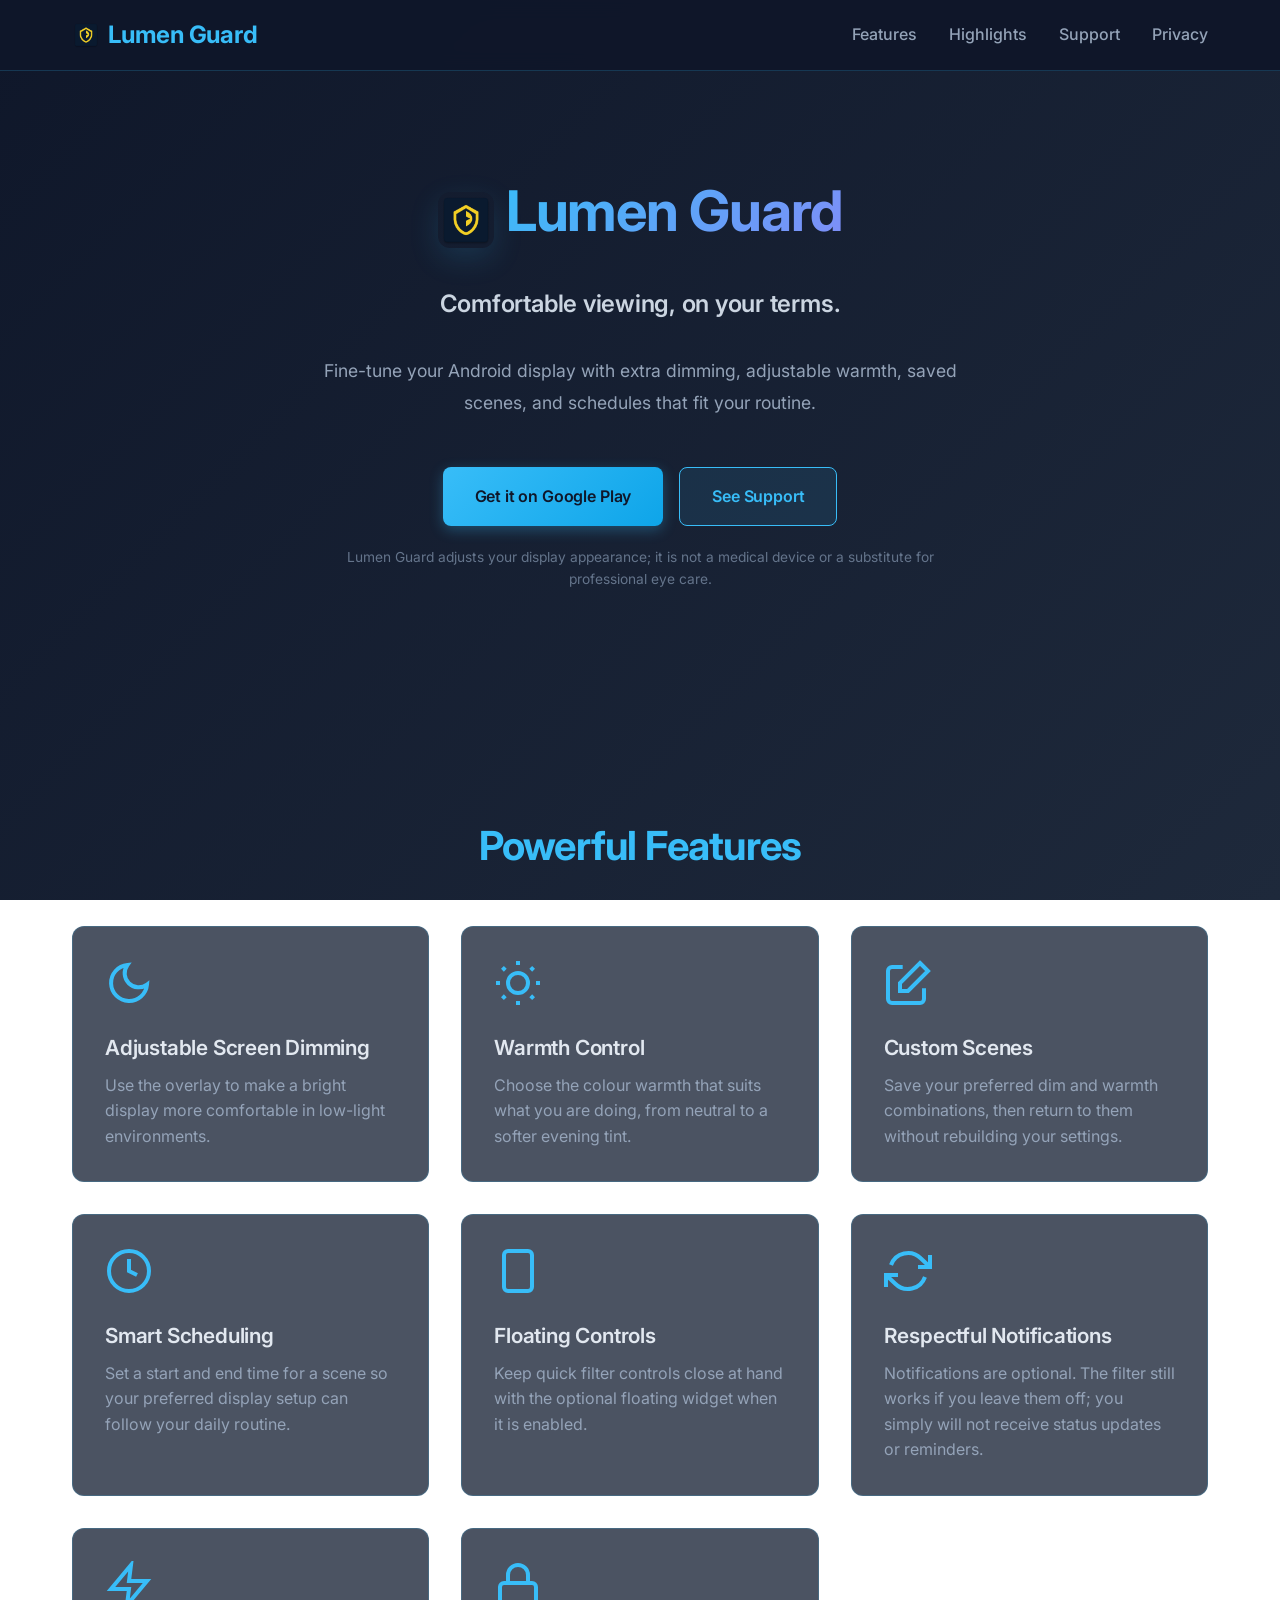
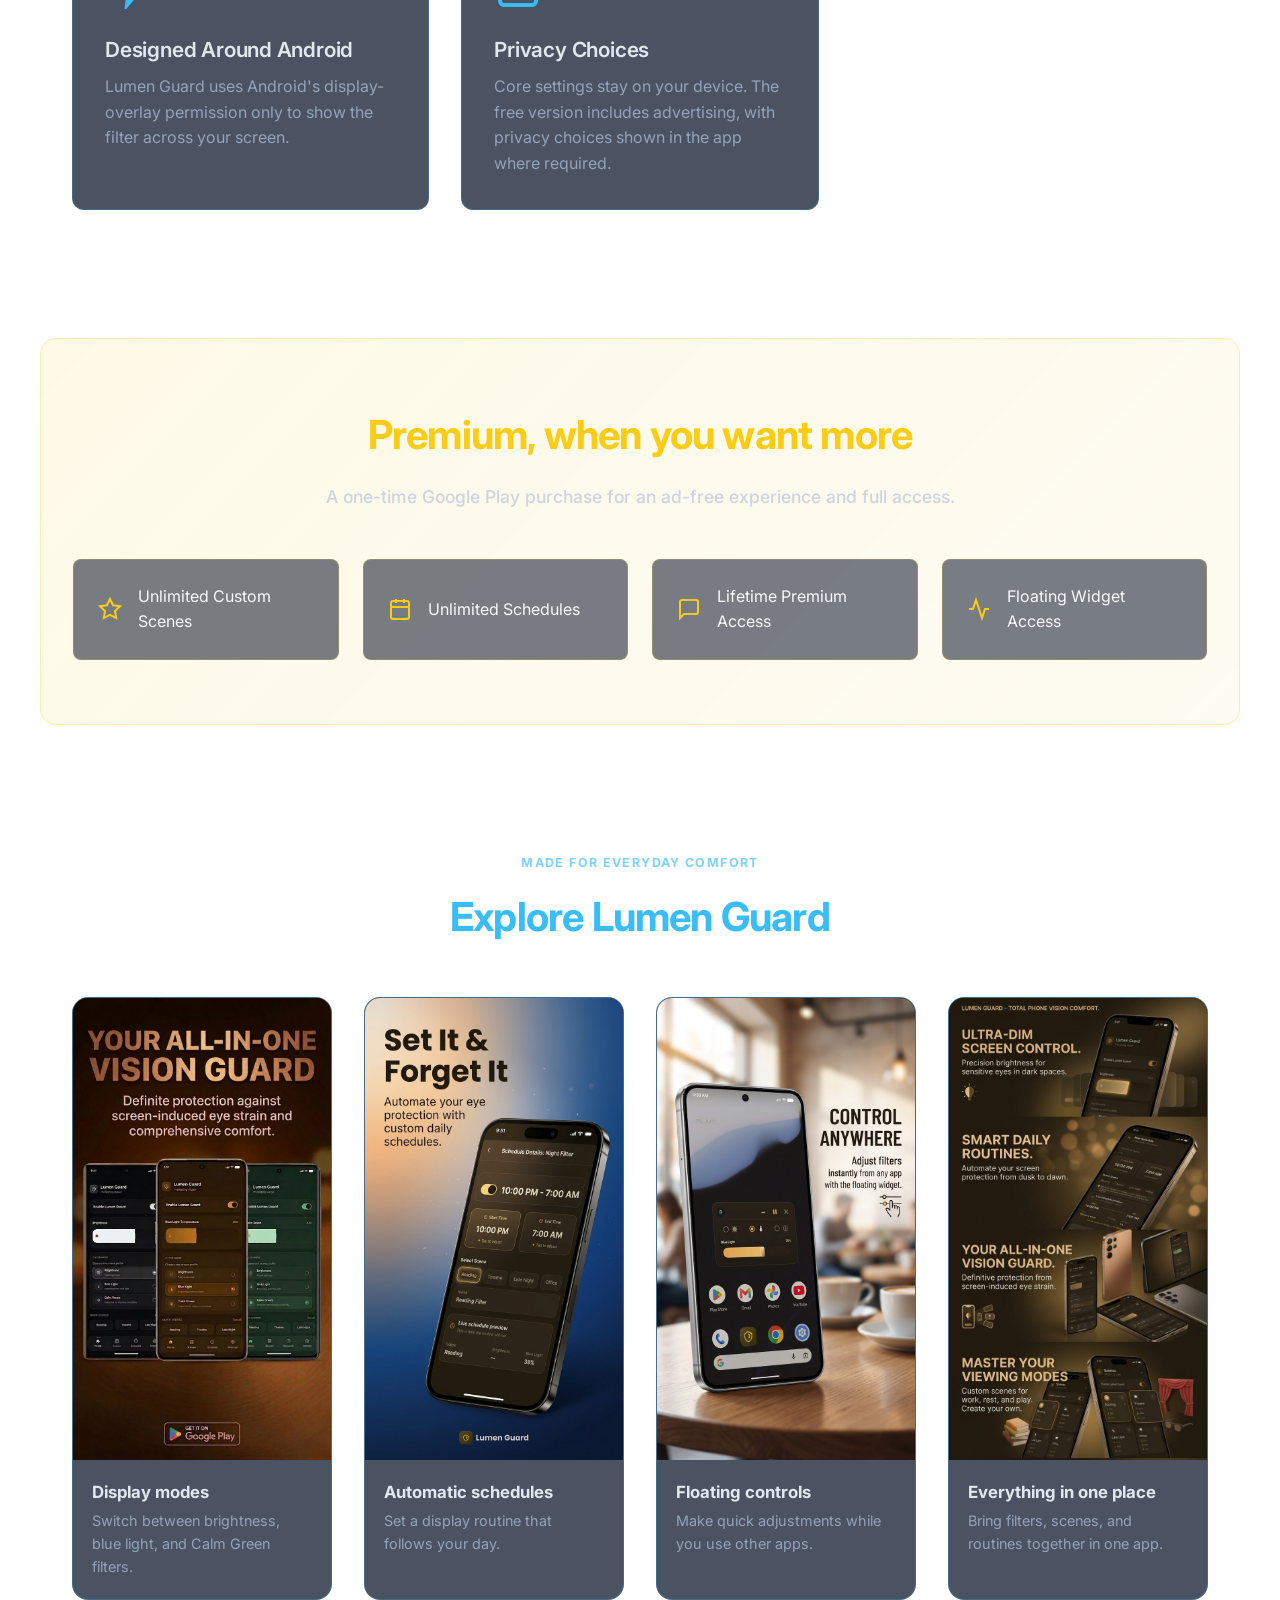
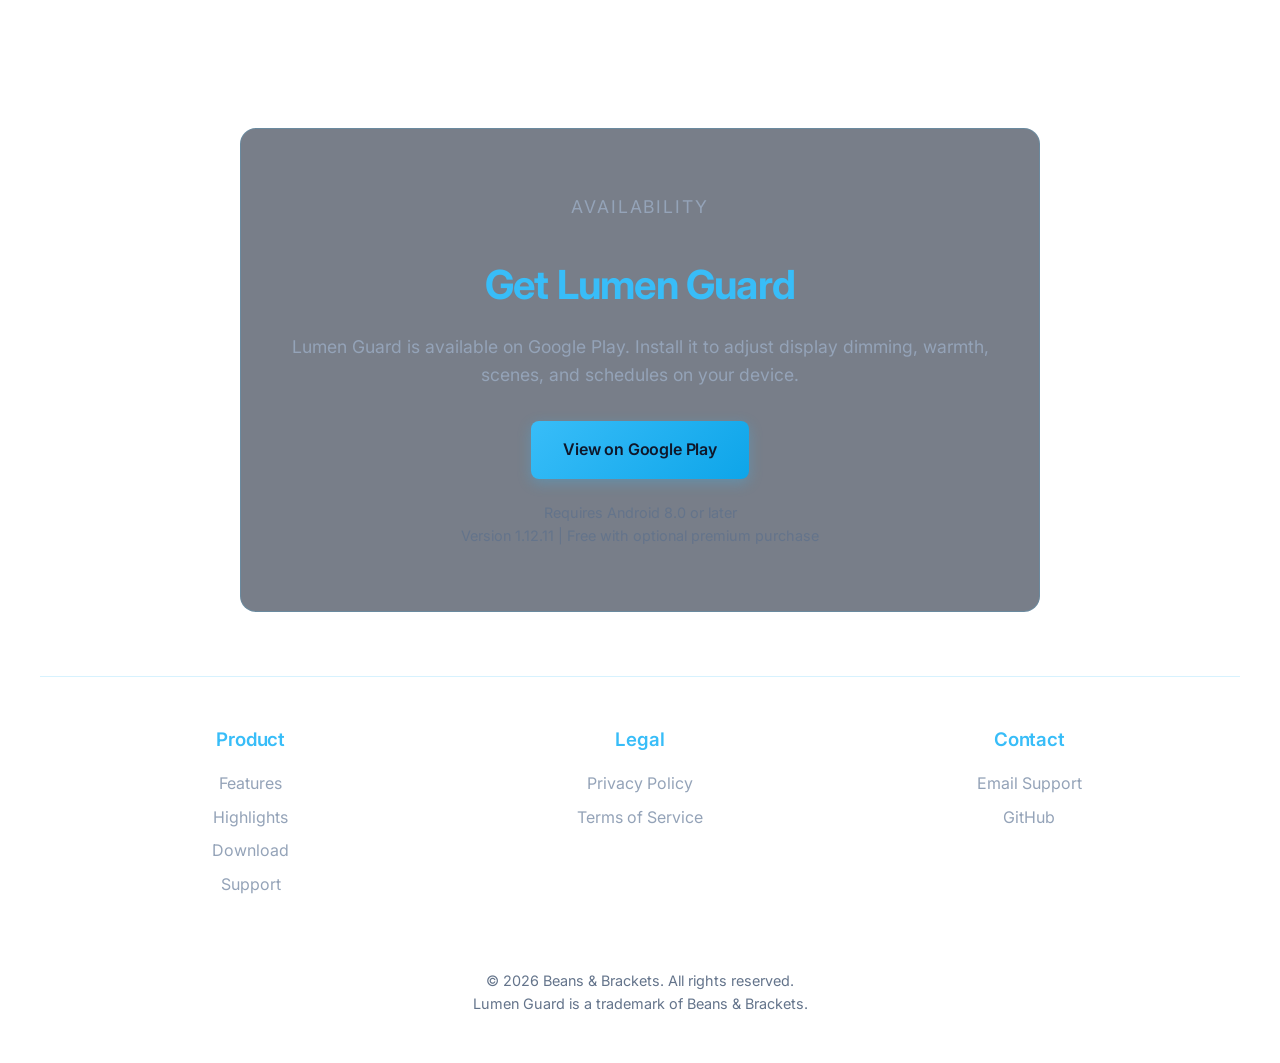
<file: lumenguard/index.html>
<!DOCTYPE html>
<html lang="en">
<head>
    <meta charset="UTF-8">
    <meta name="viewport" content="width=device-width, initial-scale=1.0">
    <meta name="description" content="Lumen Guard is an Android screen dimmer with adjustable warmth, scenes, schedules, and optional quick controls.">
    <meta name="author" content="Beans &amp; Brackets">
    <meta name="theme-color" content="#0f172a">
    <link rel="canonical" href="https://n9t9.github.io/lumenguard/">
    <meta property="og:type" content="website">
    <meta property="og:title" content="Lumen Guard for Android">
    <meta property="og:description" content="Adjustable screen dimming, warmth, scenes, and schedules for Android.">
    <meta property="og:url" content="https://n9t9.github.io/lumenguard/">
    <meta property="og:image" content="https://n9t9.github.io/lumenguard/images/app-icon.png">
    <meta name="twitter:card" content="summary">
    <meta name="twitter:title" content="Lumen Guard for Android">
    <meta name="twitter:description" content="Adjustable screen dimming, warmth, scenes, and schedules for Android.">
    <title>Lumen Guard – Screen Dimming and Warmth Control for Android</title>
    <link rel="icon" type="image/webp" href="./images/app-icon.webp">
    <link rel="apple-touch-icon" href="./images/app-icon.png">
    <link rel="stylesheet" href="./css/lumenguard.css">
</head>
<body>
    <!-- Header -->
    <header>
        <nav>
            <a class="logo" href="index.html" aria-label="Lumen Guard home">
                <img src="./images/app-icon.webp" alt="Lumen Guard Icon">
                Lumen Guard
            </a>
            <ul>
                <li><a href="#features">Features</a></li>
                <li><a href="#screenshots">Highlights</a></li>
                <li><a href="support.html">Support</a></li>
                <li><a href="privacy.html">Privacy</a></li>
            </ul>
        </nav>
    </header>

    <!-- Hero Section -->
    <section class="hero">
        <div class="hero-title">
            <img src="./images/app-icon.webp" alt="" class="hero-title-icon" aria-hidden="true">
            <h1>Lumen Guard</h1>
        </div>
        <p class="tagline">Comfortable viewing, on your terms.</p>
        <p class="description">
            Fine-tune your Android display with extra dimming, adjustable warmth, saved scenes, and schedules that fit your routine.
        </p>
        <div class="cta-buttons">
            <a href="https://play.google.com/store/apps/details?id=com.beansnbrackets.lumenguard&amp;hl=en-US" class="btn btn-primary" target="_blank" rel="noopener">
                Get it on Google Play
            </a>
            <a href="support.html" class="btn btn-secondary">
                See Support
            </a>
        </div>
        <p class="hero-note">Lumen Guard adjusts your display appearance; it is not a medical device or a substitute for professional eye care.</p>
    </section>

    <!-- Features Section -->
    <section class="features" id="features">
        <h2>Powerful Features</h2>
        <div class="features-grid">
            <div class="feature-card">
                <div class="feature-icon">
                    <svg width="48" height="48" viewBox="0 0 24 24" fill="none" stroke="currentColor" stroke-width="2">
                        <path d="M21 12.79A9 9 0 1 1 11.21 3 7 7 0 0 0 21 12.79z"></path>
                    </svg>
                </div>
                <h3>Adjustable Screen Dimming</h3>
                <p>Use the overlay to make a bright display more comfortable in low-light environments.</p>
            </div>

            <div class="feature-card">
                <div class="feature-icon">
                    <svg width="48" height="48" viewBox="0 0 24 24" fill="none" stroke="currentColor" stroke-width="2">
                        <circle cx="12" cy="12" r="5"></circle>
                        <line x1="12" y1="1" x2="12" y2="3"></line>
                        <line x1="12" y1="21" x2="12" y2="23"></line>
                        <line x1="4.22" y1="4.22" x2="5.64" y2="5.64"></line>
                        <line x1="18.36" y1="18.36" x2="19.78" y2="19.78"></line>
                        <line x1="1" y1="12" x2="3" y2="12"></line>
                        <line x1="21" y1="12" x2="23" y2="12"></line>
                        <line x1="4.22" y1="19.78" x2="5.64" y2="18.36"></line>
                        <line x1="18.36" y1="5.64" x2="19.78" y2="4.22"></line>
                    </svg>
                </div>
                <h3>Warmth Control</h3>
                <p>Choose the colour warmth that suits what you are doing, from neutral to a softer evening tint.</p>
            </div>

            <div class="feature-card">
                <div class="feature-icon">
                    <svg width="48" height="48" viewBox="0 0 24 24" fill="none" stroke="currentColor" stroke-width="2">
                        <path d="M20 14.66V20a2 2 0 0 1-2 2H4a2 2 0 0 1-2-2V6a2 2 0 0 1 2-2h5.34"></path>
                        <polygon points="18 2 22 6 12 16 8 16 8 12 18 2"></polygon>
                    </svg>
                </div>
                <h3>Custom Scenes</h3>
                <p>Save your preferred dim and warmth combinations, then return to them without rebuilding your settings.</p>
            </div>

            <div class="feature-card">
                <div class="feature-icon">
                    <svg width="48" height="48" viewBox="0 0 24 24" fill="none" stroke="currentColor" stroke-width="2">
                        <circle cx="12" cy="12" r="10"></circle>
                        <polyline points="12 6 12 12 16 14"></polyline>
                    </svg>
                </div>
                <h3>Smart Scheduling</h3>
                <p>Set a start and end time for a scene so your preferred display setup can follow your daily routine.</p>
            </div>

            <div class="feature-card">
                <div class="feature-icon">
                    <svg width="48" height="48" viewBox="0 0 24 24" fill="none" stroke="currentColor" stroke-width="2">
                        <rect x="5" y="2" width="14" height="20" rx="2" ry="2"></rect>
                        <line x1="12" y1="18" x2="12.01" y2="18"></line>
                    </svg>
                </div>
                <h3>Floating Controls</h3>
                <p>Keep quick filter controls close at hand with the optional floating widget when it is enabled.</p>
            </div>

            <div class="feature-card">
                <div class="feature-icon">
                    <svg width="48" height="48" viewBox="0 0 24 24" fill="none" stroke="currentColor" stroke-width="2">
                        <polyline points="23 4 23 10 17 10"></polyline>
                        <polyline points="1 20 1 14 7 14"></polyline>
                        <path d="M3.51 9a9 9 0 0 1 14.85-3.36L23 10M1 14l4.64 4.36A9 9 0 0 0 20.49 15"></path>
                    </svg>
                </div>
                <h3>Respectful Notifications</h3>
                <p>Notifications are optional. The filter still works if you leave them off; you simply will not receive status updates or reminders.</p>
            </div>

            <div class="feature-card">
                <div class="feature-icon">
                    <svg width="48" height="48" viewBox="0 0 24 24" fill="none" stroke="currentColor" stroke-width="2">
                        <polygon points="13 2 3 14 12 14 11 22 21 10 12 10 13 2"></polygon>
                    </svg>
                </div>
                <h3>Designed Around Android</h3>
                <p>Lumen Guard uses Android's display-overlay permission only to show the filter across your screen.</p>
            </div>

            <div class="feature-card">
                <div class="feature-icon">
                    <svg width="48" height="48" viewBox="0 0 24 24" fill="none" stroke="currentColor" stroke-width="2">
                        <rect x="3" y="11" width="18" height="11" rx="2" ry="2"></rect>
                        <path d="M7 11V7a5 5 0 0 1 10 0v4"></path>
                    </svg>
                </div>
                <h3>Privacy Choices</h3>
                <p>Core settings stay on your device. The free version includes advertising, with privacy choices shown in the app where required.</p>
            </div>
        </div>
    </section>

    <!-- Premium Features -->
    <section class="premium-section">
        <h2>Premium, when you want more</h2>
        <p class="premium-badge">A one-time Google Play purchase for an ad-free experience and full access.</p>
        <div class="premium-features">
            <div class="premium-item">
                <div class="premium-icon">
                    <svg width="24" height="24" viewBox="0 0 24 24" fill="none" stroke="currentColor" stroke-width="2">
                        <polygon points="12 2 15.09 8.26 22 9.27 17 14.14 18.18 21.02 12 17.77 5.82 21.02 7 14.14 2 9.27 8.91 8.26 12 2"></polygon>
                    </svg>
                </div>
                <span>Unlimited Custom Scenes</span>
            </div>
            <div class="premium-item">
                <div class="premium-icon">
                    <svg width="24" height="24" viewBox="0 0 24 24" fill="none" stroke="currentColor" stroke-width="2">
                        <rect x="3" y="4" width="18" height="18" rx="2" ry="2"></rect>
                        <line x1="16" y1="2" x2="16" y2="6"></line>
                        <line x1="8" y1="2" x2="8" y2="6"></line>
                        <line x1="3" y1="10" x2="21" y2="10"></line>
                    </svg>
                </div>
                <span>Unlimited Schedules</span>
            </div>
            <div class="premium-item">
                <div class="premium-icon">
                    <svg width="24" height="24" viewBox="0 0 24 24" fill="none" stroke="currentColor" stroke-width="2">
                        <path d="M21 15a2 2 0 0 1-2 2H7l-4 4V5a2 2 0 0 1 2-2h14a2 2 0 0 1 2 2z"></path>
                    </svg>
                </div>
                <span>Lifetime Premium Access</span>
            </div>
            <div class="premium-item">
                <div class="premium-icon">
                    <svg width="24" height="24" viewBox="0 0 24 24" fill="none" stroke="currentColor" stroke-width="2">
                        <polyline points="22 12 18 12 15 21 9 3 6 12 2 12"></polyline>
                    </svg>
                </div>
                <span>Floating Widget Access</span>
            </div>
        </div>
    </section>

    <!-- Product highlights -->
    <section class="screenshots" id="screenshots">
        <p class="eyebrow">Made for everyday comfort</p>
        <h2>Explore Lumen Guard</h2>
        <div class="screenshot-grid">
            <figure class="screenshot-card">
                <img src="images/promotional/all-in-one-v2.jpg" alt="Lumen Guard promotional graphic showing multiple display filter modes">
                <figcaption><h3>Display modes</h3><p>Switch between brightness, blue light, and Calm Green filters.</p></figcaption>
            </figure>
            <figure class="screenshot-card">
                <img src="images/promotional/schedule-preview-v2.jpg" alt="Lumen Guard promotional graphic showing a scheduled night filter">
                <figcaption><h3>Automatic schedules</h3><p>Set a display routine that follows your day.</p></figcaption>
            </figure>
            <figure class="screenshot-card">
                <img src="images/promotional/widget-v2.jpg" alt="Lumen Guard promotional graphic showing floating filter controls over an Android home screen">
                <figcaption><h3>Floating controls</h3><p>Make quick adjustments while you use other apps.</p></figcaption>
            </figure>
            <figure class="screenshot-card">
                <img src="images/promotional/total-protection-v2.jpg" alt="Lumen Guard promotional graphic showing filter, schedule, and scene features">
                <figcaption><h3>Everything in one place</h3><p>Bring filters, scenes, and routines together in one app.</p></figcaption>
            </figure>
        </div>
    </section>

    <!-- Download Section -->
    <section class="download-section" id="download">
        <p class="eyebrow">Availability</p>
        <h2>Get Lumen Guard</h2>
        <p>Lumen Guard is available on Google Play. Install it to adjust display dimming, warmth, scenes, and schedules on your device.</p>
        <div style="margin-top: 2rem;">
            <a href="https://play.google.com/store/apps/details?id=com.beansnbrackets.lumenguard&amp;hl=en-US"
               class="btn btn-primary" target="_blank" rel="noopener">
                View on Google Play
            </a>
        </div>
        <p class="availability-details">
            Requires Android 8.0 or later<br>
            Version 1.12.11 | Free with optional premium purchase
        </p>
    </section>

    <!-- Footer -->
    <footer>
        <div class="footer-content">
            <div class="footer-section">
                <h3>Product</h3>
                <ul>
                    <li><a href="#features">Features</a></li>
                    <li><a href="#screenshots">Highlights</a></li>
                    <li><a href="#download">Download</a></li>
                    <li><a href="support.html">Support</a></li>
                </ul>
            </div>
            <div class="footer-section">
                <h3>Legal</h3>
                <ul>
                    <li><a href="privacy.html">Privacy Policy</a></li>
                    <li><a href="terms.html">Terms of Service</a></li>
                </ul>
            </div>
            <div class="footer-section">
                <h3>Contact</h3>
                <ul>
                    <li><a href="mailto:beansnbrackets@gmail.com">Email Support</a></li>
                    <li><a href="https://github.com/beansnbrackets/lumenguard" rel="noopener">GitHub</a></li>
                </ul>
            </div>
        </div>
        <div class="copyright">
            © 2026 Beans &amp; Brackets. All rights reserved.<br>
            Lumen Guard is a trademark of Beans &amp; Brackets.
        </div>
    </footer>
</body>
</html>
</file>
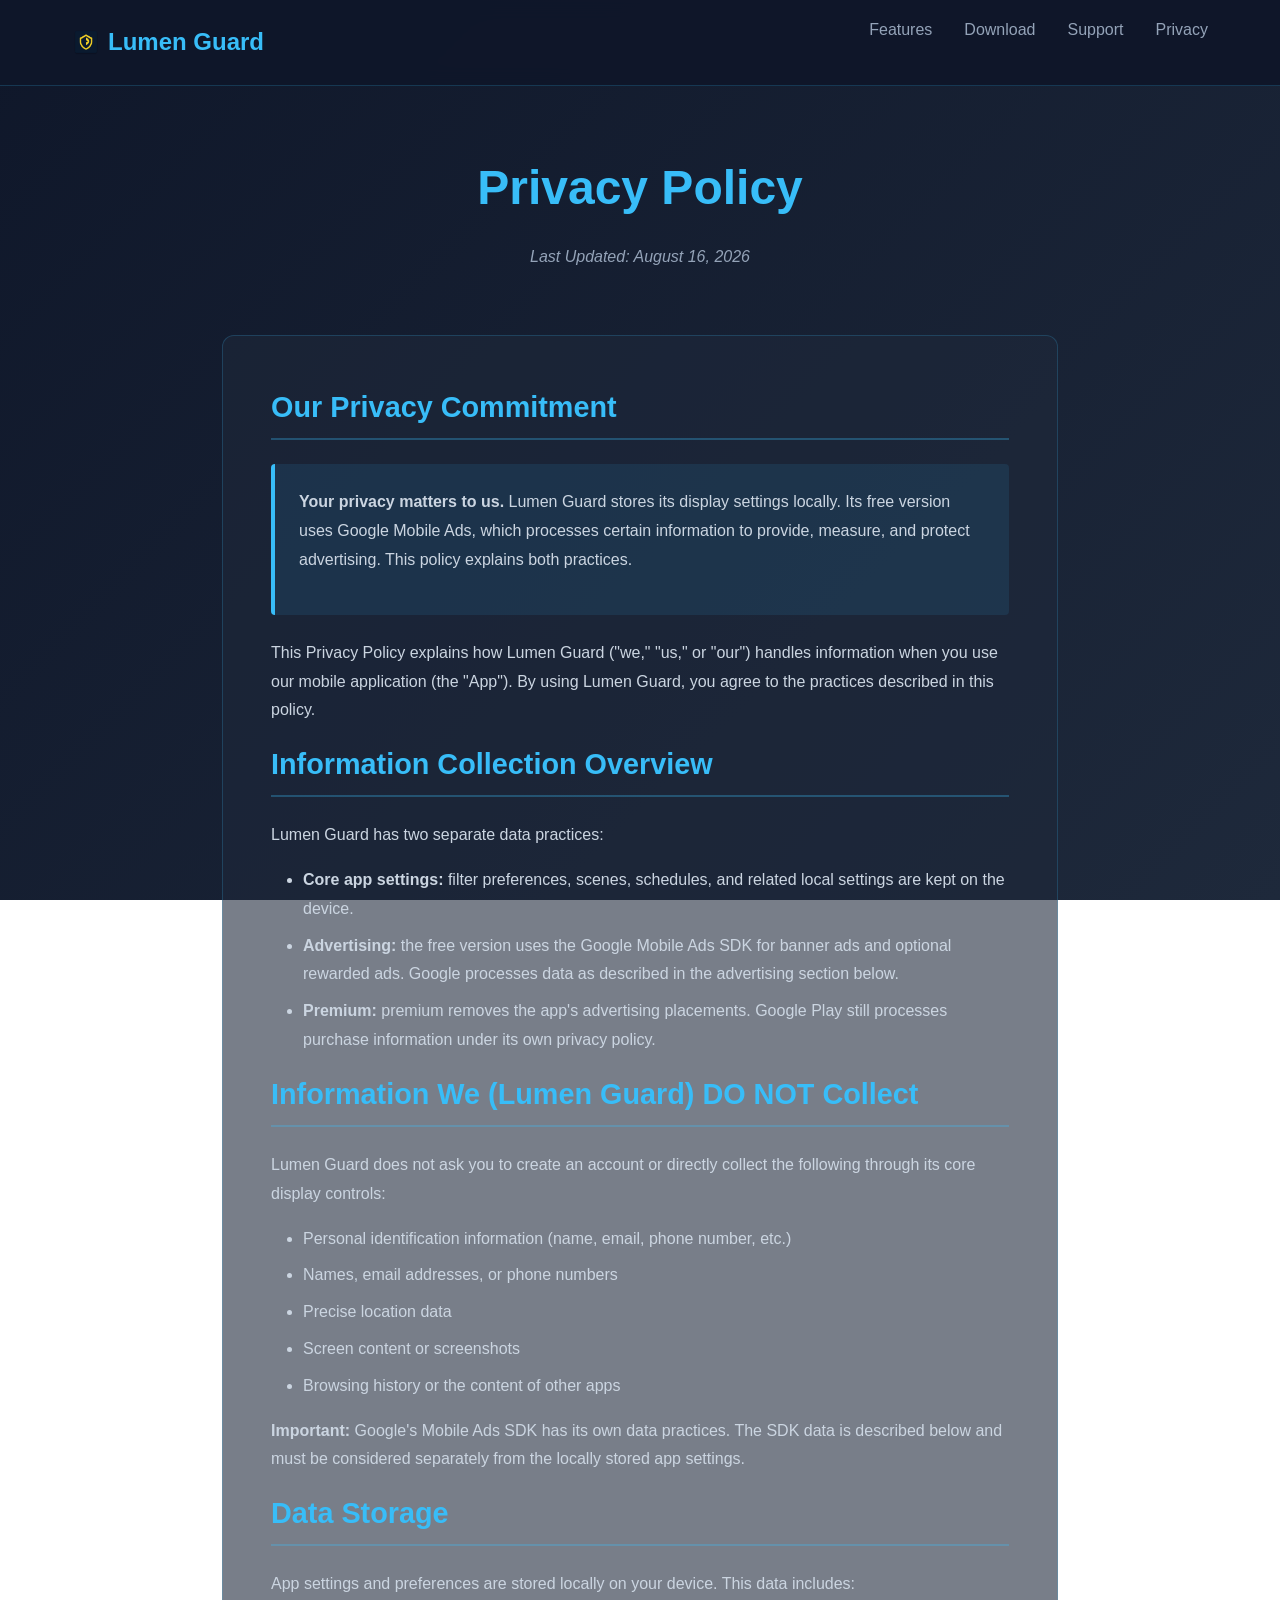
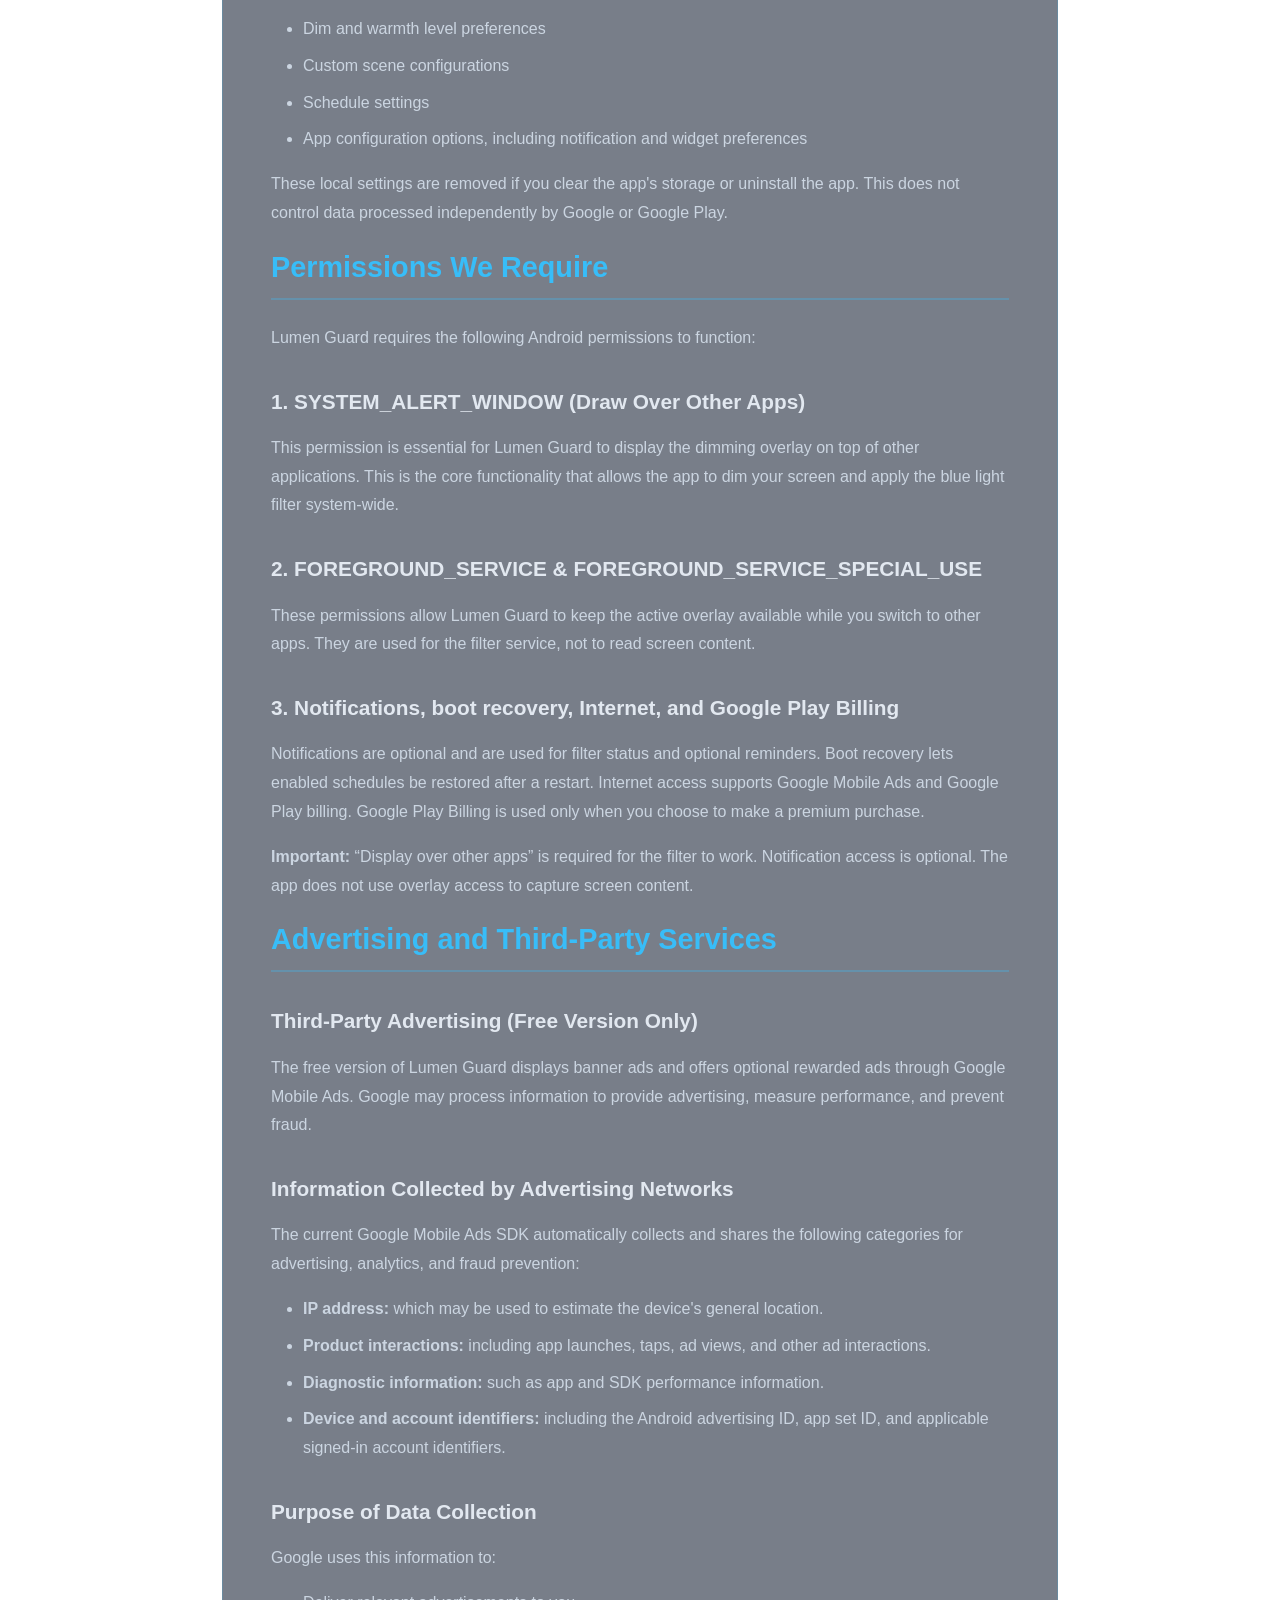
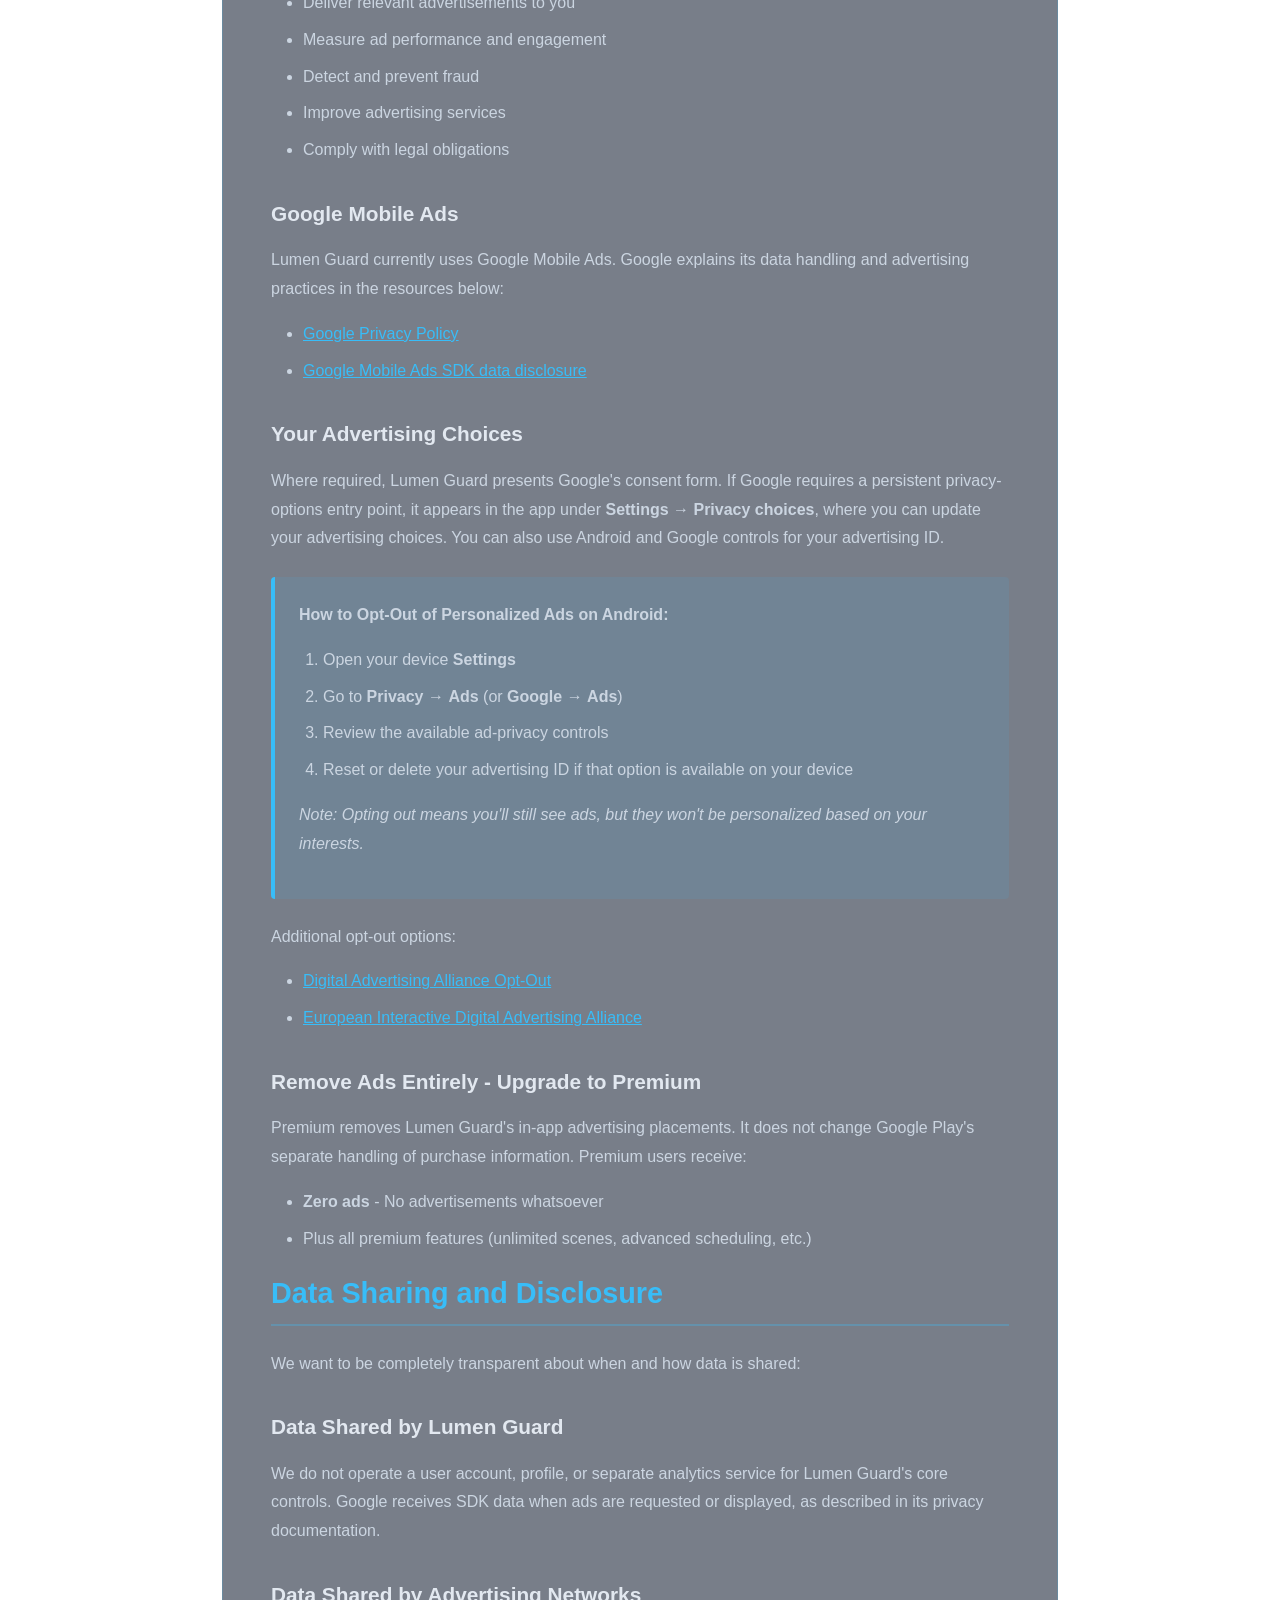
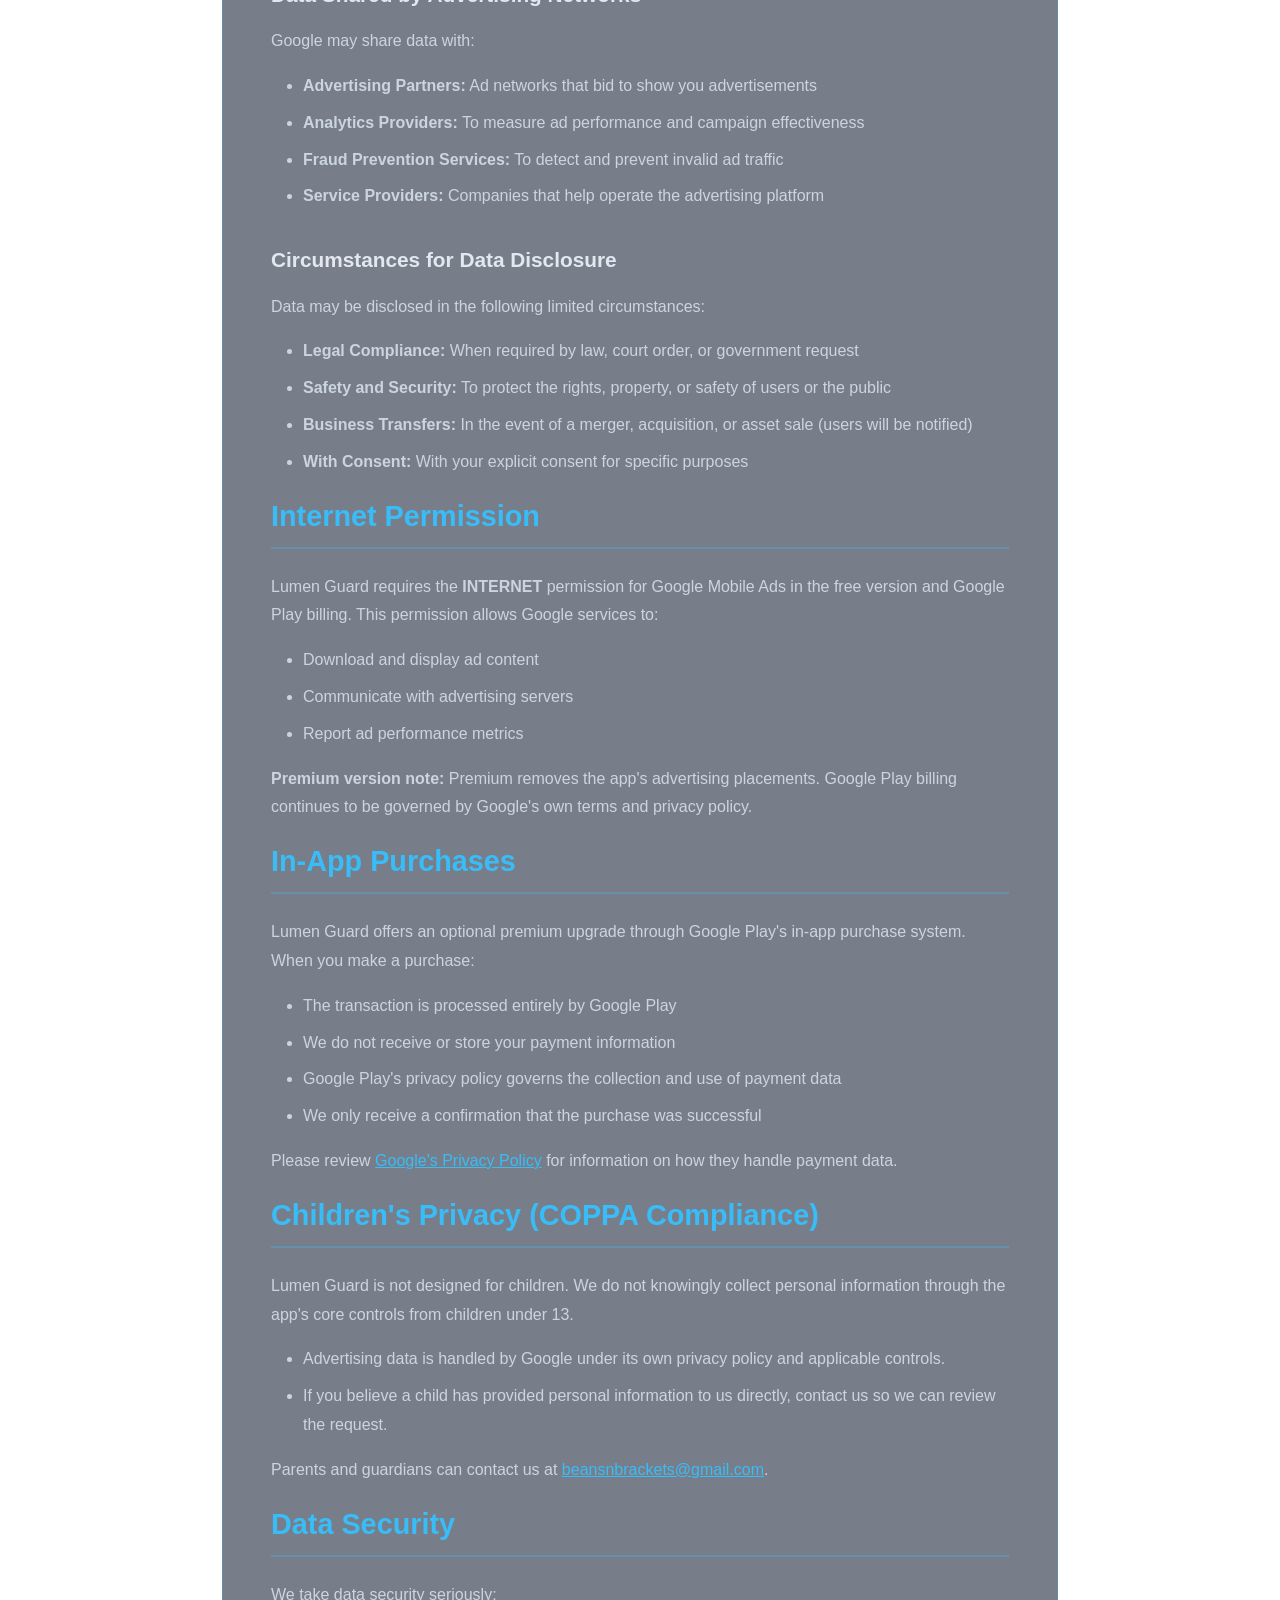
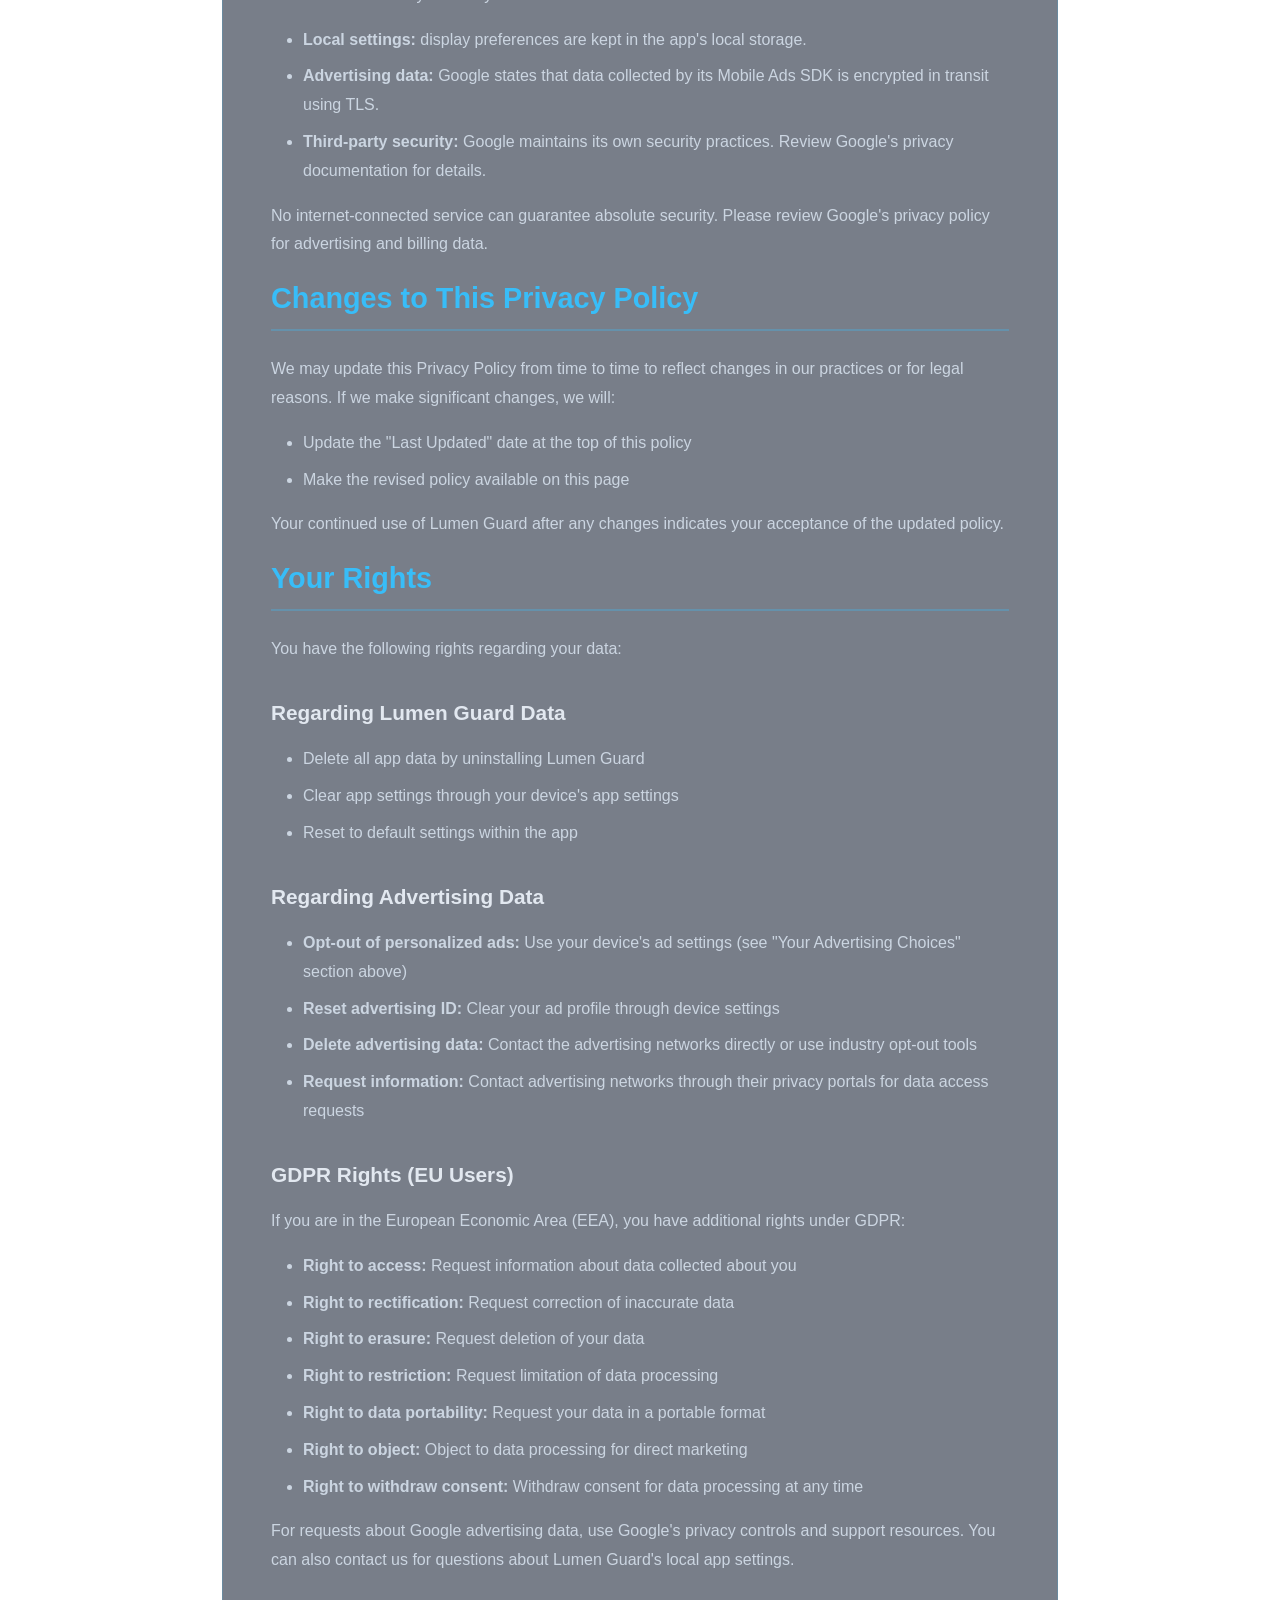
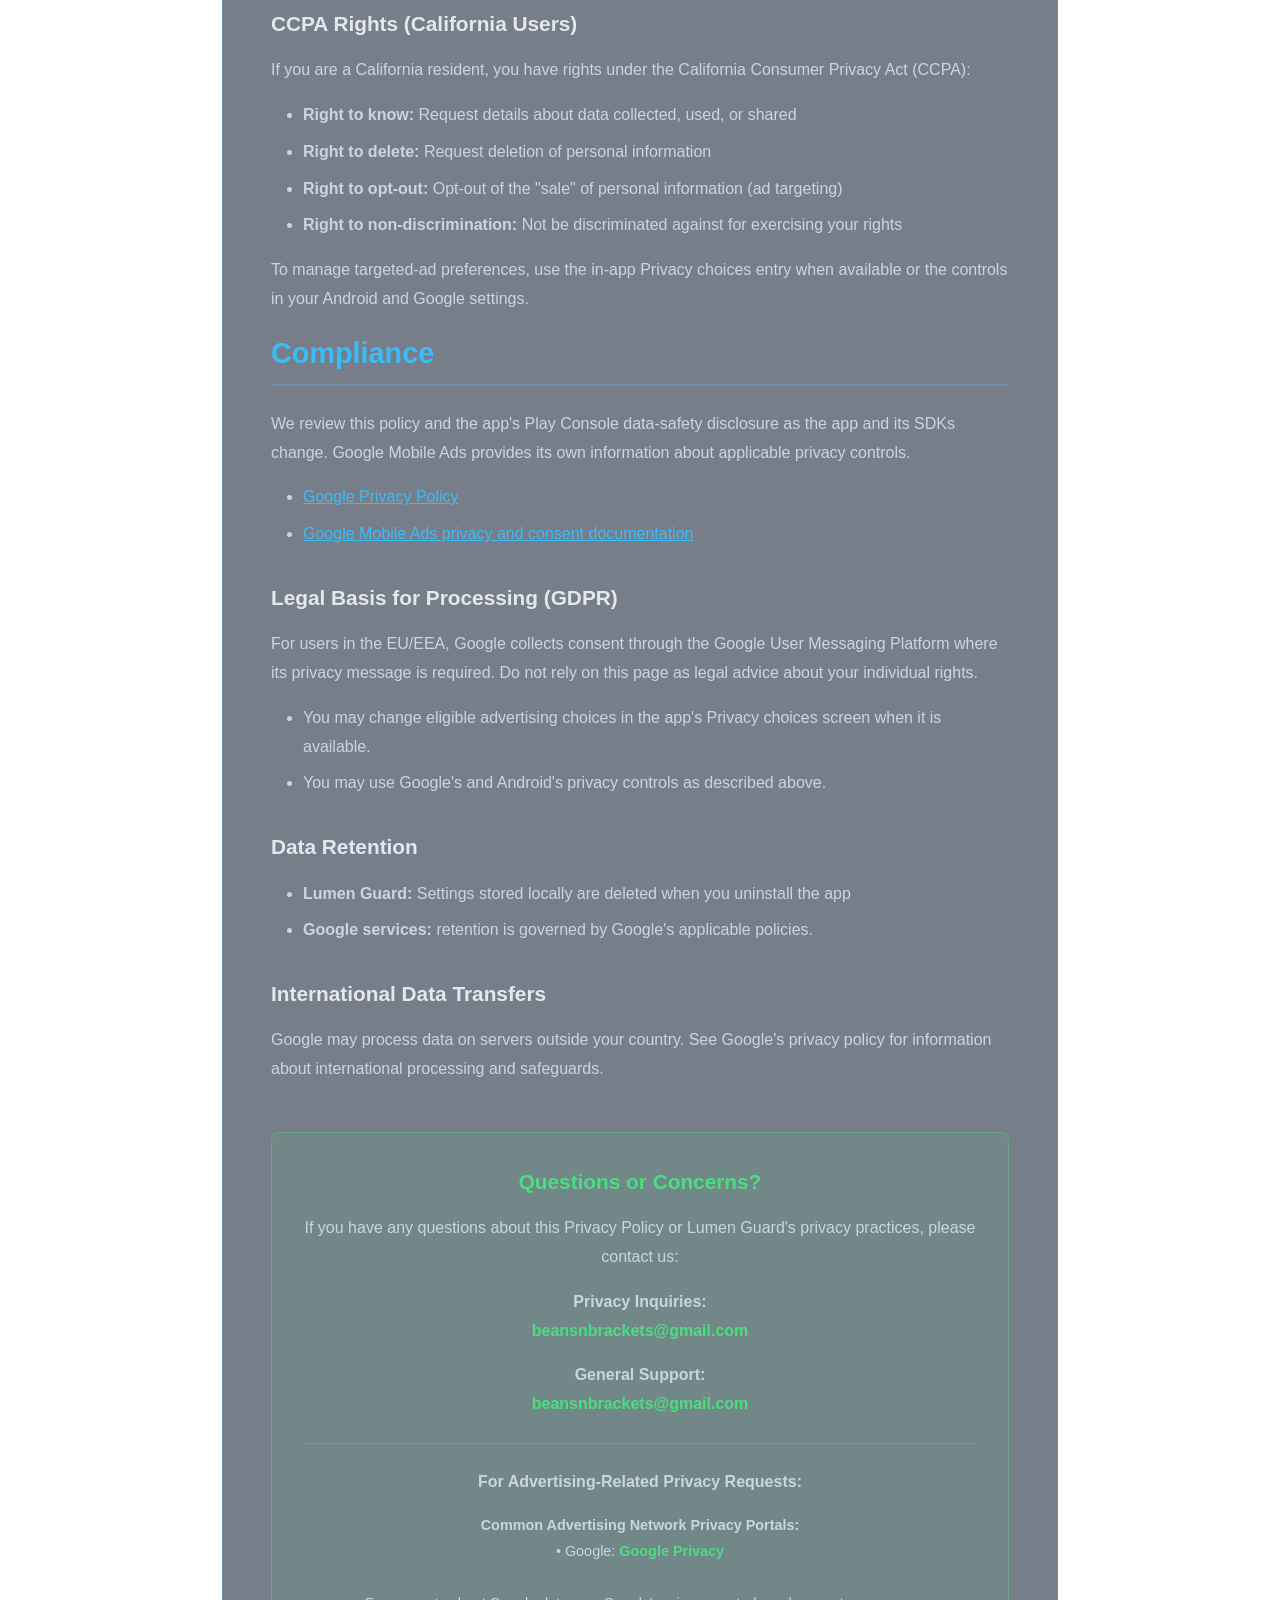
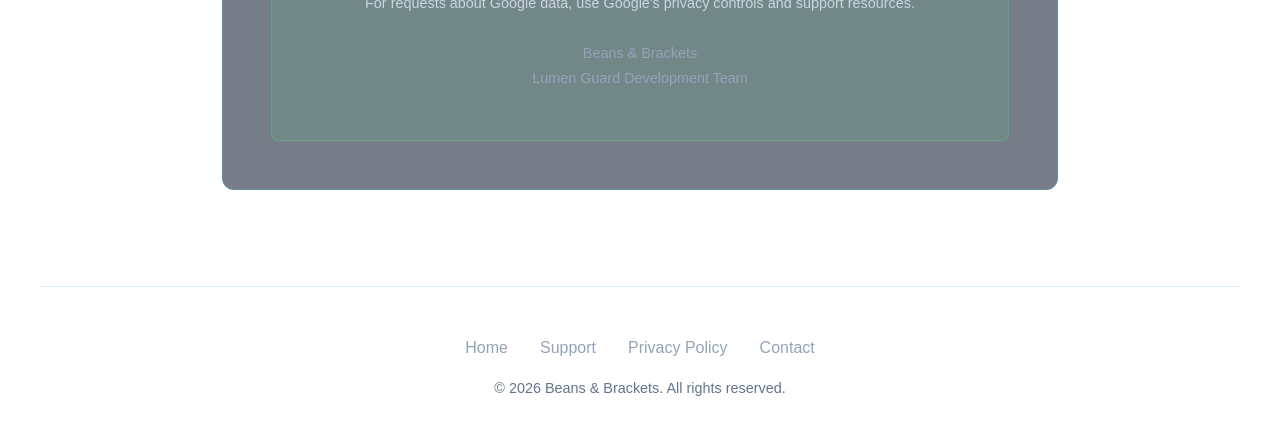
<file: lumenguard/privacy.html>
<!DOCTYPE html>
<html lang="en">
<head>
    <meta charset="UTF-8">
    <meta name="viewport" content="width=device-width, initial-scale=1.0">
    <meta name="description" content="Privacy Policy for Lumen Guard - Learn how we protect your privacy and data.">
    <title>Privacy Policy - Lumen Guard</title>
    <link rel="icon" type="image/webp" href="./images/app-icon.webp">
    <link rel="apple-touch-icon" href="./images/app-icon.png">
    <style>
        * {
            margin: 0;
            padding: 0;
            box-sizing: border-box;
        }

        body {
            font-family: -apple-system, BlinkMacSystemFont, 'Segoe UI', Roboto, Oxygen, Ubuntu, Cantarell, sans-serif;
            background: linear-gradient(135deg, #0f172a 0%, #1e293b 100%);
            background-attachment: fixed;
            color: #f8fafc;
            line-height: 1.6;
            min-height: 100vh;
            -webkit-font-smoothing: antialiased;
            -moz-osx-font-smoothing: grayscale;
        }

        /* Header */
        header {
            background: rgba(15, 23, 42, 0.95);
            backdrop-filter: blur(10px);
            padding: 1rem 0;
            position: sticky;
            top: 0;
            z-index: 100;
            border-bottom: 1px solid rgba(56, 189, 248, 0.2);
        }

        nav {
            max-width: 1200px;
            margin: 0 auto;
            display: flex;
            justify-content: space-between;
            align-items: center;
            padding: 0 2rem;
        }

        .logo {
            font-size: 1.5rem;
            font-weight: bold;
            color: #38bdf8;
            text-decoration: none;
            display: flex;
            align-items: center;
            gap: 0.5rem;
        }

        .logo img {
            width: 28px;
            height: 28px;
            border-radius: 6px;
            display: inline-block;
        }

        nav ul {
            display: flex;
            list-style: none;
            gap: 2rem;
        }

        nav a {
            color: #94a3b8;
            text-decoration: none;
            transition: color 0.3s;
            font-weight: 500;
        }

        nav a:hover {
            color: #38bdf8;
        }

        /* Main Content */
        .container {
            max-width: 900px;
            margin: 0 auto;
            padding: 4rem 2rem;
        }

        .header-section {
            text-align: center;
            margin-bottom: 4rem;
        }

        .header-section h1 {
            font-size: 3rem;
            color: #38bdf8;
            margin-bottom: 1rem;
        }

        .last-updated {
            color: #94a3b8;
            font-style: italic;
        }

        .content-section {
            background: rgba(30, 41, 59, 0.6);
            border: 1px solid rgba(56, 189, 248, 0.2);
            border-radius: 12px;
            padding: 3rem;
            margin-bottom: 2rem;
        }

        h2 {
            color: #38bdf8;
            font-size: 1.8rem;
            margin-bottom: 1.5rem;
            padding-bottom: 0.5rem;
            border-bottom: 2px solid rgba(56, 189, 248, 0.3);
        }

        h3 {
            color: #e2e8f0;
            font-size: 1.3rem;
            margin: 2rem 0 1rem;
            font-weight: 600;
            overflow-wrap: anywhere;
        }

        p {
            color: #cbd5e1;
            margin-bottom: 1rem;
            line-height: 1.8;
        }

        ul, ol {
            color: #cbd5e1;
            margin-left: 2rem;
            margin-bottom: 1rem;
        }

        li {
            margin-bottom: 0.5rem;
            line-height: 1.8;
        }

        .highlight-box {
            background: rgba(56, 189, 248, 0.1);
            border-left: 4px solid #38bdf8;
            padding: 1.5rem;
            margin: 1.5rem 0;
            border-radius: 4px;
        }

        .contact-box {
            background: rgba(74, 222, 128, 0.1);
            border: 1px solid rgba(74, 222, 128, 0.3);
            border-radius: 8px;
            padding: 2rem;
            text-align: center;
            margin-top: 3rem;
        }

        .contact-box h3 {
            color: #4ade80;
            margin: 0 0 1rem 0;
        }

        .contact-box a {
            color: #4ade80;
            text-decoration: none;
            font-weight: 600;
        }

        .contact-box a:hover {
            text-decoration: underline;
        }

        /* Footer */
        footer {
            max-width: 1200px;
            margin: 0 auto;
            padding: 3rem 2rem;
            text-align: center;
            border-top: 1px solid rgba(56, 189, 248, 0.2);
        }

        .footer-links {
            display: flex;
            justify-content: center;
            gap: 2rem;
            margin-bottom: 1rem;
            flex-wrap: wrap;
        }

        .footer-links a {
            color: #94a3b8;
            text-decoration: none;
            transition: color 0.3s;
        }

        .footer-links a:hover {
            color: #38bdf8;
        }

        .copyright {
            color: #64748b;
            font-size: 0.9rem;
        }

        /* Responsive */
        @media (max-width: 768px) {
            .header-section h1 {
                font-size: 2rem;
            }

            .content-section {
                padding: 2rem;
            }

            nav ul {
                gap: 1rem;
                font-size: 0.9rem;
            }
        }

        @media (max-width: 560px) {
            nav {
                flex-direction: column;
                padding: 0 1rem;
                gap: 0.7rem;
            }

            nav ul {
                width: 100%;
                flex-wrap: wrap;
                justify-content: center;
                gap: 0.6rem 1rem;
                font-size: 0.85rem;
            }

            .logo {
                font-size: 1.25rem;
            }

            .container {
                padding: 2.5rem 1rem;
            }

            .header-section {
                margin-bottom: 2.5rem;
            }

            .content-section,
            .contact-box {
                padding: 1.25rem;
            }

            h2 {
                font-size: 1.45rem;
            }

            .content-section ul,
            .content-section ol {
                margin-left: 1.25rem;
            }

            footer {
                padding: 2.5rem 1rem;
            }

            .footer-links {
                gap: 0.75rem 1rem;
            }
        }
    </style>
</head>
<body>
    <!-- Header -->
    <header>
        <nav>
            <a href="index.html" class="logo"><img src="./images/app-icon.webp" alt="Lumen Guard Icon">Lumen Guard</a>
            <ul>
                <li><a href="index.html#features">Features</a></li>
                <li><a href="index.html#download">Download</a></li>
                <li><a href="support.html">Support</a></li>
                <li><a href="privacy.html">Privacy</a></li>
            </ul>
        </nav>
    </header>

    <!-- Main Content -->
    <div class="container">
        <div class="header-section">
            <h1>Privacy Policy</h1>
            <p class="last-updated">Last Updated: August 16, 2026</p>
        </div>

        <div class="content-section">
            <h2>Our Privacy Commitment</h2>

            <div class="highlight-box">
                <p><strong>Your privacy matters to us.</strong> Lumen Guard stores its display settings locally. Its free version uses Google Mobile Ads, which processes certain information to provide, measure, and protect advertising. This policy explains both practices.</p>
            </div>

            <p>This Privacy Policy explains how Lumen Guard ("we," "us," or "our") handles information when you use our mobile application (the "App"). By using Lumen Guard, you agree to the practices described in this policy.</p>

            <h2>Information Collection Overview</h2>
            <p>Lumen Guard has two separate data practices:</p>
            <ul>
                <li><strong>Core app settings:</strong> filter preferences, scenes, schedules, and related local settings are kept on the device.</li>
                <li><strong>Advertising:</strong> the free version uses the Google Mobile Ads SDK for banner ads and optional rewarded ads. Google processes data as described in the advertising section below.</li>
                <li><strong>Premium:</strong> premium removes the app's advertising placements. Google Play still processes purchase information under its own privacy policy.</li>
            </ul>

            <h2>Information We (Lumen Guard) DO NOT Collect</h2>
            <p>Lumen Guard does not ask you to create an account or directly collect the following through its core display controls:</p>
            <ul>
                <li>Personal identification information (name, email, phone number, etc.)</li>
                <li>Names, email addresses, or phone numbers</li>
                <li>Precise location data</li>
                <li>Screen content or screenshots</li>
                <li>Browsing history or the content of other apps</li>
            </ul>
            <p><strong>Important:</strong> Google's Mobile Ads SDK has its own data practices. The SDK data is described below and must be considered separately from the locally stored app settings.</p>

            <h2>Data Storage</h2>
            <p>App settings and preferences are stored locally on your device. This data includes:</p>
            <ul>
                <li>Dim and warmth level preferences</li>
                <li>Custom scene configurations</li>
                <li>Schedule settings</li>
                <li>App configuration options, including notification and widget preferences</li>
            </ul>
            <p>These local settings are removed if you clear the app's storage or uninstall the app. This does not control data processed independently by Google or Google Play.</p>

            <h2>Permissions We Require</h2>
            <p>Lumen Guard requires the following Android permissions to function:</p>

            <h3>1. SYSTEM_ALERT_WINDOW (Draw Over Other Apps)</h3>
            <p>This permission is essential for Lumen Guard to display the dimming overlay on top of other applications. This is the core functionality that allows the app to dim your screen and apply the blue light filter system-wide.</p>

            <h3>2. FOREGROUND_SERVICE & FOREGROUND_SERVICE_SPECIAL_USE</h3>
            <p>These permissions allow Lumen Guard to keep the active overlay available while you switch to other apps. They are used for the filter service, not to read screen content.</p>

            <h3>3. Notifications, boot recovery, Internet, and Google Play Billing</h3>
            <p>Notifications are optional and are used for filter status and optional reminders. Boot recovery lets enabled schedules be restored after a restart. Internet access supports Google Mobile Ads and Google Play billing. Google Play Billing is used only when you choose to make a premium purchase.</p>

            <p><strong>Important:</strong> “Display over other apps” is required for the filter to work. Notification access is optional. The app does not use overlay access to capture screen content.</p>

            <h2>Advertising and Third-Party Services</h2>

            <h3>Third-Party Advertising (Free Version Only)</h3>
            <p>The free version of Lumen Guard displays banner ads and offers optional rewarded ads through Google Mobile Ads. Google may process information to provide advertising, measure performance, and prevent fraud.</p>

            <h3>Information Collected by Advertising Networks</h3>
            <p>The current Google Mobile Ads SDK automatically collects and shares the following categories for advertising, analytics, and fraud prevention:</p>
            <ul>
                <li><strong>IP address:</strong> which may be used to estimate the device's general location.</li>
                <li><strong>Product interactions:</strong> including app launches, taps, ad views, and other ad interactions.</li>
                <li><strong>Diagnostic information:</strong> such as app and SDK performance information.</li>
                <li><strong>Device and account identifiers:</strong> including the Android advertising ID, app set ID, and applicable signed-in account identifiers.</li>
            </ul>

            <h3>Purpose of Data Collection</h3>
            <p>Google uses this information to:</p>
            <ul>
                <li>Deliver relevant advertisements to you</li>
                <li>Measure ad performance and engagement</li>
                <li>Detect and prevent fraud</li>
                <li>Improve advertising services</li>
                <li>Comply with legal obligations</li>
            </ul>

            <h3>Google Mobile Ads</h3>
            <p>Lumen Guard currently uses Google Mobile Ads. Google explains its data handling and advertising practices in the resources below:</p>
            <ul>
                <li><a href="https://policies.google.com/privacy" style="color: #38bdf8;" target="_blank" rel="noopener">Google Privacy Policy</a></li>
                <li><a href="https://developers.google.com/admob/android/privacy/play-data-disclosure" style="color: #38bdf8;" target="_blank" rel="noopener">Google Mobile Ads SDK data disclosure</a></li>
            </ul>

            <h3>Your Advertising Choices</h3>
            <p>Where required, Lumen Guard presents Google's consent form. If Google requires a persistent privacy-options entry point, it appears in the app under <strong>Settings → Privacy choices</strong>, where you can update your advertising choices. You can also use Android and Google controls for your advertising ID.</p>

            <div class="tips-box" style="background: rgba(56, 189, 248, 0.1); border-left: 4px solid #38bdf8; padding: 1.5rem; margin: 1.5rem 0; border-radius: 4px;">
                <p><strong>How to Opt-Out of Personalized Ads on Android:</strong></p>
                <ol style="margin-left: 1.5rem; margin-top: 0.5rem;">
                    <li>Open your device <strong>Settings</strong></li>
                    <li>Go to <strong>Privacy</strong> → <strong>Ads</strong> (or <strong>Google</strong> → <strong>Ads</strong>)</li>
                    <li>Review the available ad-privacy controls</li>
                    <li>Reset or delete your advertising ID if that option is available on your device</li>
                </ol>
                <p style="margin-top: 0.5rem;"><em>Note: Opting out means you'll still see ads, but they won't be personalized based on your interests.</em></p>
            </div>

            <p>Additional opt-out options:</p>
            <ul>
                <li><a href="https://optout.aboutads.info/" style="color: #38bdf8;" target="_blank" rel="noopener">Digital Advertising Alliance Opt-Out</a></li>
                <li><a href="https://www.youronlinechoices.com/" style="color: #38bdf8;" target="_blank" rel="noopener">European Interactive Digital Advertising Alliance</a></li>
            </ul>

            <h3>Remove Ads Entirely - Upgrade to Premium</h3>
            <p>Premium removes Lumen Guard's in-app advertising placements. It does not change Google Play's separate handling of purchase information. Premium users receive:</p>
            <ul>
                <li><strong>Zero ads</strong> - No advertisements whatsoever</li>
                <li>Plus all premium features (unlimited scenes, advanced scheduling, etc.)</li>
            </ul>

            <h2>Data Sharing and Disclosure</h2>
            <p>We want to be completely transparent about when and how data is shared:</p>

            <h3>Data Shared by Lumen Guard</h3>
            <p>We do not operate a user account, profile, or separate analytics service for Lumen Guard's core controls. Google receives SDK data when ads are requested or displayed, as described in its privacy documentation.</p>

            <h3>Data Shared by Advertising Networks</h3>
            <p>Google may share data with:</p>
            <ul>
                <li><strong>Advertising Partners:</strong> Ad networks that bid to show you advertisements</li>
                <li><strong>Analytics Providers:</strong> To measure ad performance and campaign effectiveness</li>
                <li><strong>Fraud Prevention Services:</strong> To detect and prevent invalid ad traffic</li>
                <li><strong>Service Providers:</strong> Companies that help operate the advertising platform</li>
            </ul>

            <h3>Circumstances for Data Disclosure</h3>
            <p>Data may be disclosed in the following limited circumstances:</p>
            <ul>
                <li><strong>Legal Compliance:</strong> When required by law, court order, or government request</li>
                <li><strong>Safety and Security:</strong> To protect the rights, property, or safety of users or the public</li>
                <li><strong>Business Transfers:</strong> In the event of a merger, acquisition, or asset sale (users will be notified)</li>
                <li><strong>With Consent:</strong> With your explicit consent for specific purposes</li>
            </ul>

            <h2>Internet Permission</h2>
            <p>Lumen Guard requires the <strong>INTERNET</strong> permission for Google Mobile Ads in the free version and Google Play billing. This permission allows Google services to:</p>
            <ul>
                <li>Download and display ad content</li>
                <li>Communicate with advertising servers</li>
                <li>Report ad performance metrics</li>
            </ul>
            <p><strong>Premium version note:</strong> Premium removes the app's advertising placements. Google Play billing continues to be governed by Google's own terms and privacy policy.</p>

            <h2>In-App Purchases</h2>
            <p>Lumen Guard offers an optional premium upgrade through Google Play's in-app purchase system. When you make a purchase:</p>
            <ul>
                <li>The transaction is processed entirely by Google Play</li>
                <li>We do not receive or store your payment information</li>
                <li>Google Play's privacy policy governs the collection and use of payment data</li>
                <li>We only receive a confirmation that the purchase was successful</li>
            </ul>
            <p>Please review <a href="https://policies.google.com/privacy" style="color: #38bdf8;">Google's Privacy Policy</a> for information on how they handle payment data.</p>

            <h2>Children's Privacy (COPPA Compliance)</h2>
            <p>Lumen Guard is not designed for children. We do not knowingly collect personal information through the app's core controls from children under 13.</p>
            <ul>
                <li>Advertising data is handled by Google under its own privacy policy and applicable controls.</li>
                <li>If you believe a child has provided personal information to us directly, contact us so we can review the request.</li>
            </ul>
            <p>Parents and guardians can contact us at <a href="mailto:beansnbrackets@gmail.com" style="color: #38bdf8;">beansnbrackets@gmail.com</a>.</p>

            <h2>Data Security</h2>
            <p>We take data security seriously:</p>
            <ul>
                <li><strong>Local settings:</strong> display preferences are kept in the app's local storage.</li>
                <li><strong>Advertising data:</strong> Google states that data collected by its Mobile Ads SDK is encrypted in transit using TLS.</li>
                <li><strong>Third-party security:</strong> Google maintains its own security practices. Review Google's privacy documentation for details.</li>
            </ul>
            <p>No internet-connected service can guarantee absolute security. Please review Google's privacy policy for advertising and billing data.</p>

            <h2>Changes to This Privacy Policy</h2>
            <p>We may update this Privacy Policy from time to time to reflect changes in our practices or for legal reasons. If we make significant changes, we will:</p>
            <ul>
                <li>Update the "Last Updated" date at the top of this policy</li>
                <li>Make the revised policy available on this page</li>
            </ul>
            <p>Your continued use of Lumen Guard after any changes indicates your acceptance of the updated policy.</p>

            <h2>Your Rights</h2>
            <p>You have the following rights regarding your data:</p>

            <h3>Regarding Lumen Guard Data</h3>
            <ul>
                <li>Delete all app data by uninstalling Lumen Guard</li>
                <li>Clear app settings through your device's app settings</li>
                <li>Reset to default settings within the app</li>
            </ul>

            <h3>Regarding Advertising Data</h3>
            <ul>
                <li><strong>Opt-out of personalized ads:</strong> Use your device's ad settings (see "Your Advertising Choices" section above)</li>
                <li><strong>Reset advertising ID:</strong> Clear your ad profile through device settings</li>
                <li><strong>Delete advertising data:</strong> Contact the advertising networks directly or use industry opt-out tools</li>
                <li><strong>Request information:</strong> Contact advertising networks through their privacy portals for data access requests</li>
            </ul>

            <h3>GDPR Rights (EU Users)</h3>
            <p>If you are in the European Economic Area (EEA), you have additional rights under GDPR:</p>
            <ul>
                <li><strong>Right to access:</strong> Request information about data collected about you</li>
                <li><strong>Right to rectification:</strong> Request correction of inaccurate data</li>
                <li><strong>Right to erasure:</strong> Request deletion of your data</li>
                <li><strong>Right to restriction:</strong> Request limitation of data processing</li>
                <li><strong>Right to data portability:</strong> Request your data in a portable format</li>
                <li><strong>Right to object:</strong> Object to data processing for direct marketing</li>
                <li><strong>Right to withdraw consent:</strong> Withdraw consent for data processing at any time</li>
            </ul>
            <p>For requests about Google advertising data, use Google's privacy controls and support resources. You can also contact us for questions about Lumen Guard's local app settings.</p>

            <h3>CCPA Rights (California Users)</h3>
            <p>If you are a California resident, you have rights under the California Consumer Privacy Act (CCPA):</p>
            <ul>
                <li><strong>Right to know:</strong> Request details about data collected, used, or shared</li>
                <li><strong>Right to delete:</strong> Request deletion of personal information</li>
                <li><strong>Right to opt-out:</strong> Opt-out of the "sale" of personal information (ad targeting)</li>
                <li><strong>Right to non-discrimination:</strong> Not be discriminated against for exercising your rights</li>
            </ul>
            <p>To manage targeted-ad preferences, use the in-app Privacy choices entry when available or the controls in your Android and Google settings.</p>

            <h2>Compliance</h2>
            <p>We review this policy and the app's Play Console data-safety disclosure as the app and its SDKs change. Google Mobile Ads provides its own information about applicable privacy controls.</p>
            <ul>
                <li><a href="https://policies.google.com/privacy" style="color: #38bdf8;" target="_blank" rel="noopener">Google Privacy Policy</a></li>
                <li><a href="https://developers.google.com/admob/android/privacy" style="color: #38bdf8;" target="_blank" rel="noopener">Google Mobile Ads privacy and consent documentation</a></li>
            </ul>

            <h3>Legal Basis for Processing (GDPR)</h3>
            <p>For users in the EU/EEA, Google collects consent through the Google User Messaging Platform where its privacy message is required. Do not rely on this page as legal advice about your individual rights.</p>
            <ul>
                <li>You may change eligible advertising choices in the app's Privacy choices screen when it is available.</li>
                <li>You may use Google's and Android's privacy controls as described above.</li>
            </ul>

            <h3>Data Retention</h3>
            <ul>
                <li><strong>Lumen Guard:</strong> Settings stored locally are deleted when you uninstall the app</li>
                <li><strong>Google services:</strong> retention is governed by Google's applicable policies.</li>
            </ul>

            <h3>International Data Transfers</h3>
            <p>Google may process data on servers outside your country. See Google's privacy policy for information about international processing and safeguards.</p>

            <div class="contact-box">
                <h3>Questions or Concerns?</h3>
                <p>If you have any questions about this Privacy Policy or Lumen Guard's privacy practices, please contact us:</p>
                <p><strong>Privacy Inquiries:</strong><br>
                <a href="mailto:beansnbrackets@gmail.com">beansnbrackets@gmail.com</a></p>
                <p><strong>General Support:</strong><br>
                <a href="mailto:beansnbrackets@gmail.com">beansnbrackets@gmail.com</a></p>

                <div style="margin-top: 1.5rem; padding-top: 1.5rem; border-top: 1px solid rgba(74, 222, 128, 0.3);">
                    <p><strong>For Advertising-Related Privacy Requests:</strong></p>
                    <p style="font-size: 0.9rem; margin-top: 0.5rem;">
                        <strong>Common Advertising Network Privacy Portals:</strong><br>
                        • Google: <a href="https://policies.google.com/privacy" style="color: #4ade80;" target="_blank" rel="noopener">Google Privacy</a><br>
                        <br>
                        For requests about Google data, use Google's privacy controls and support resources.
                    </p>
                </div>

                <p style="margin-top: 1.5rem; color: #94a3b8; font-size: 0.9rem;">
                    Beans & Brackets<br>
                    Lumen Guard Development Team
                </p>
            </div>
        </div>
    </div>

    <!-- Footer -->
    <footer>
        <div class="footer-links">
            <a href="index.html">Home</a>
            <a href="support.html">Support</a>
            <a href="privacy.html">Privacy Policy</a>
            <a href="mailto:beansnbrackets@gmail.com">Contact</a>
        </div>
        <div class="copyright">
            © 2026 Beans &amp; Brackets. All rights reserved.
        </div>
    </footer>
</body>
</html>
</file>
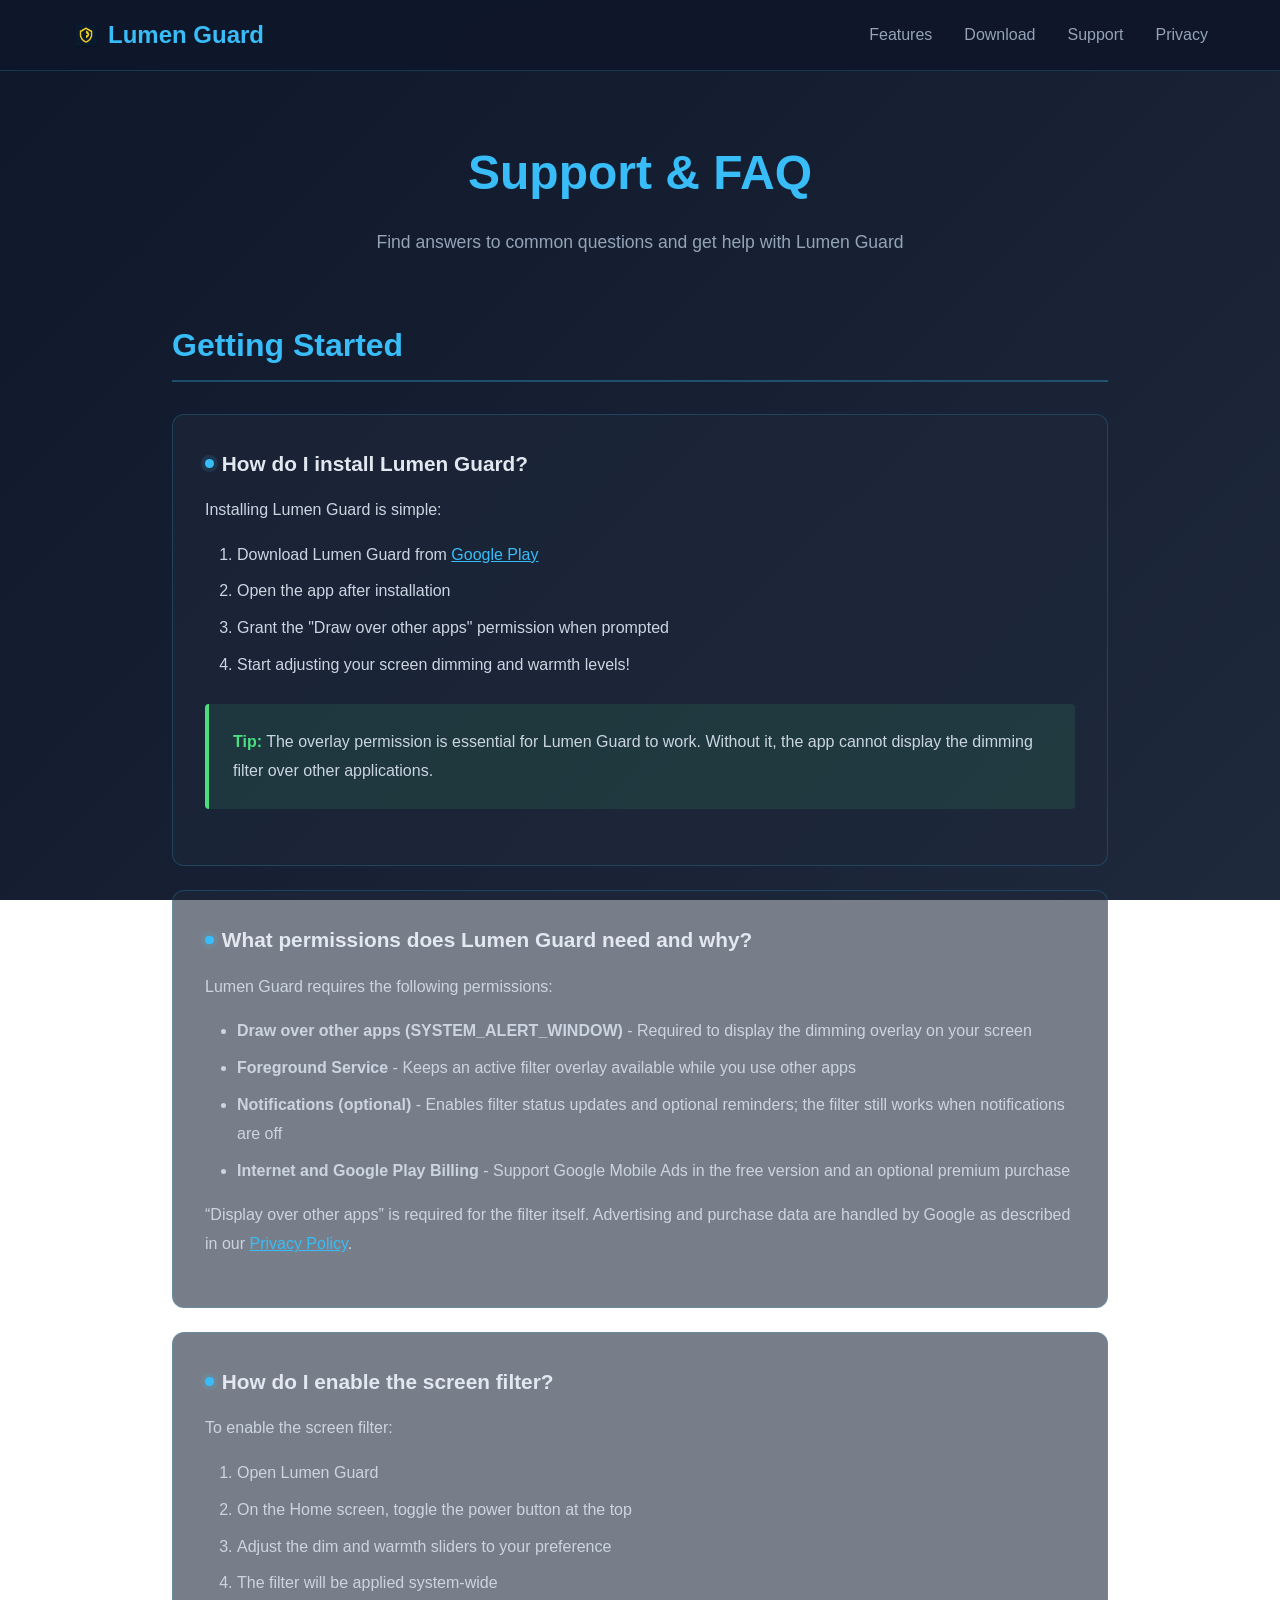
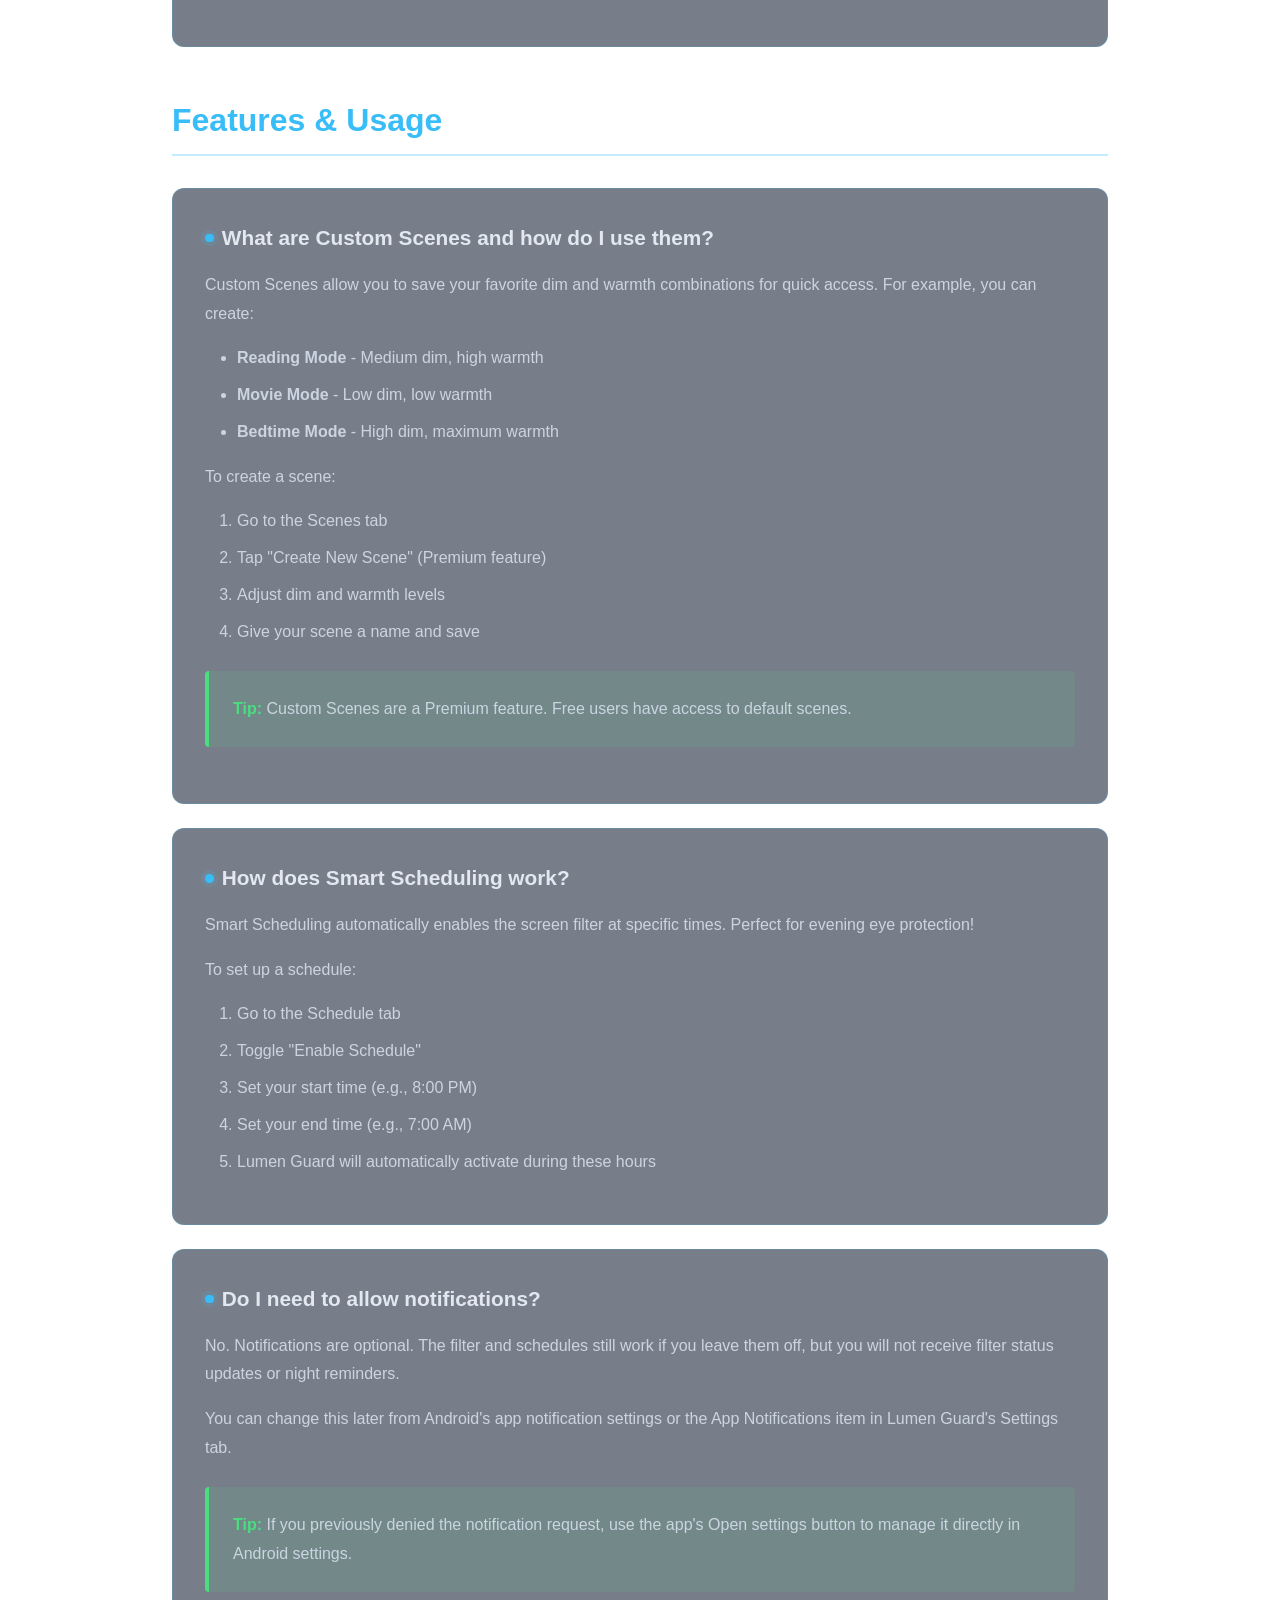
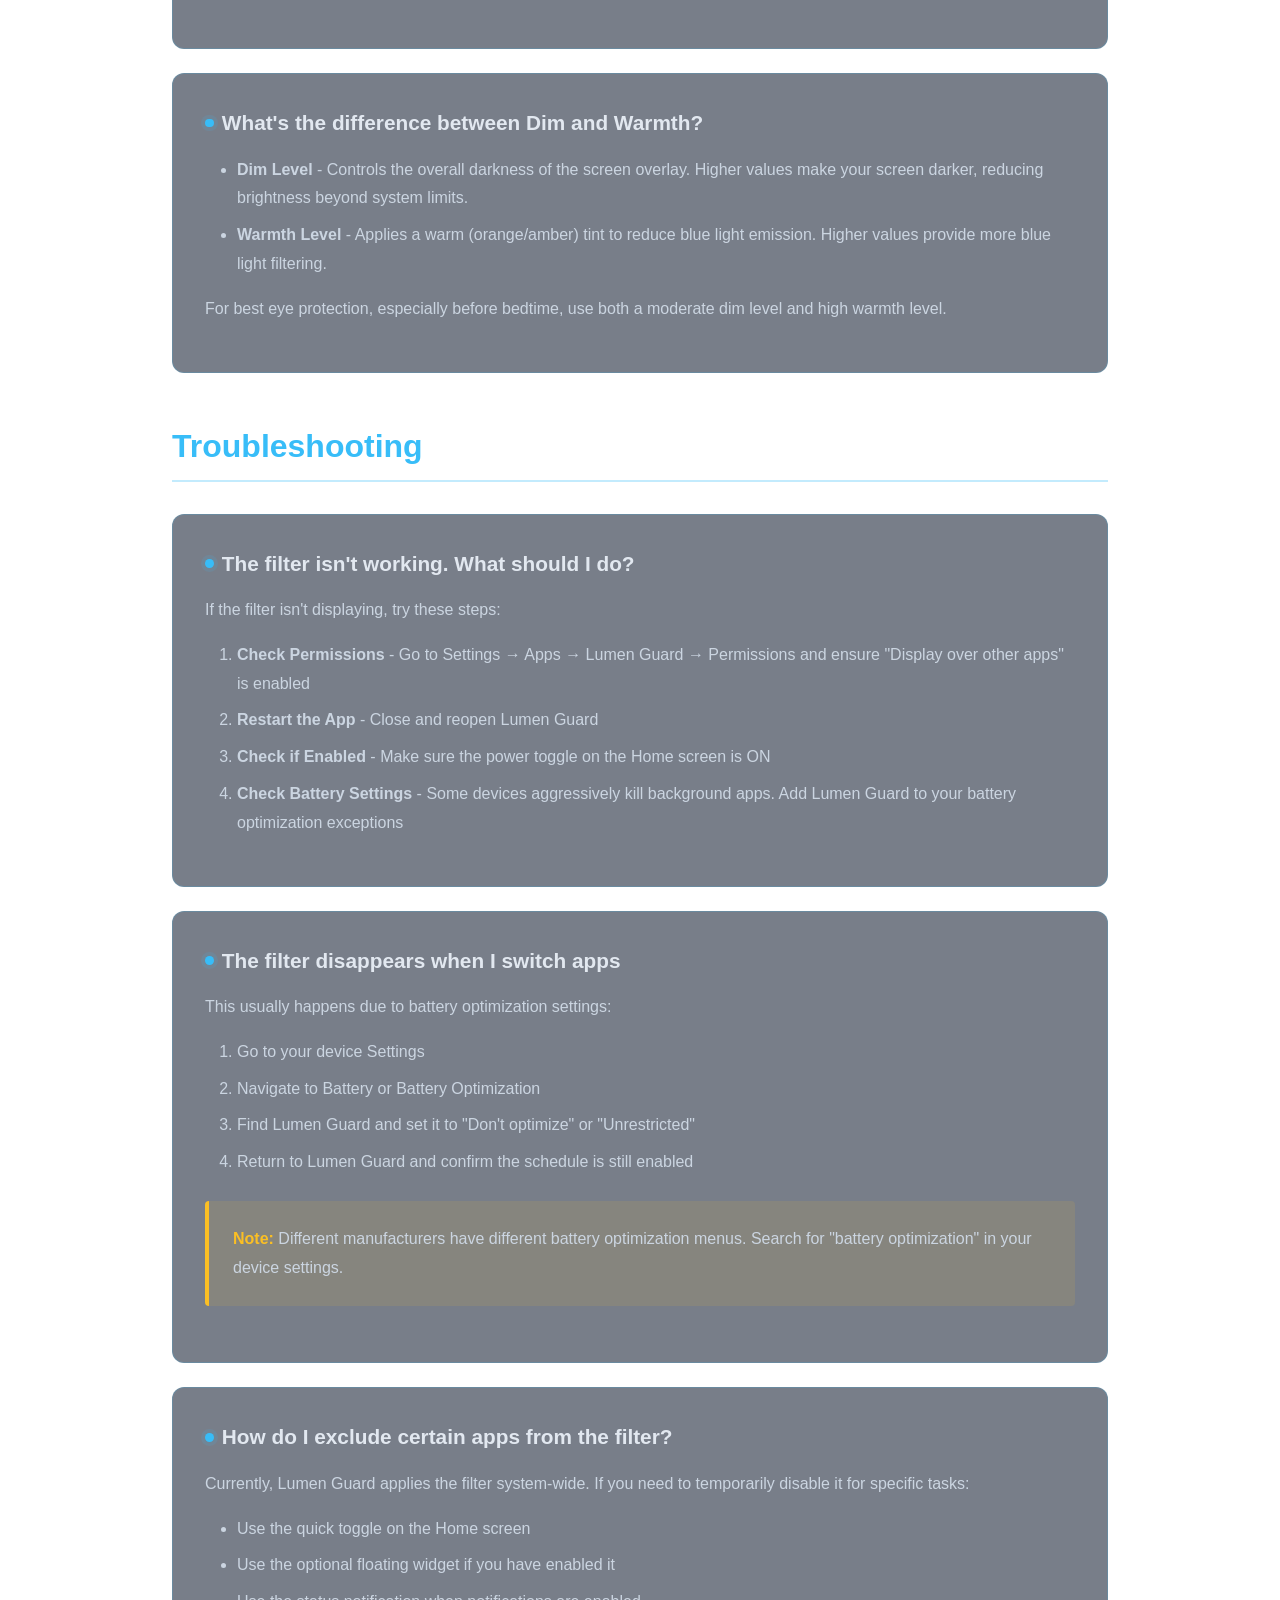
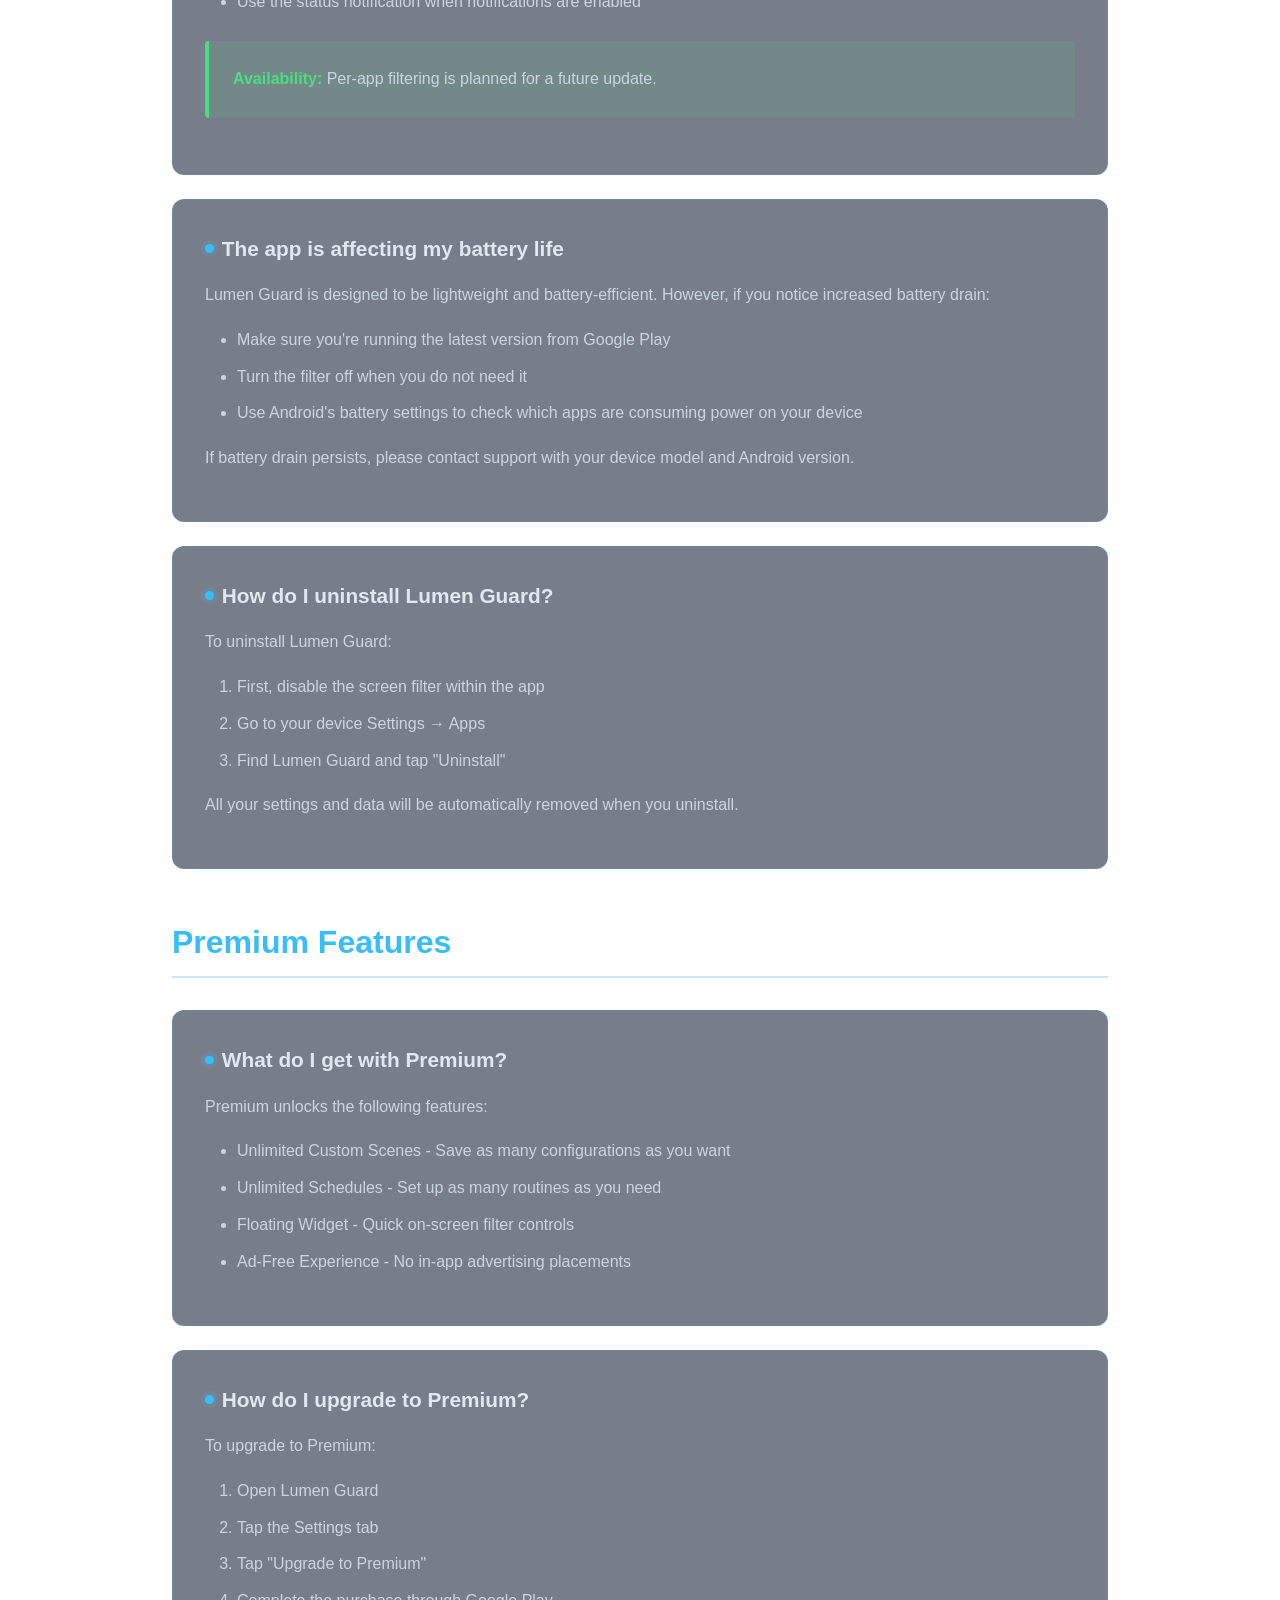
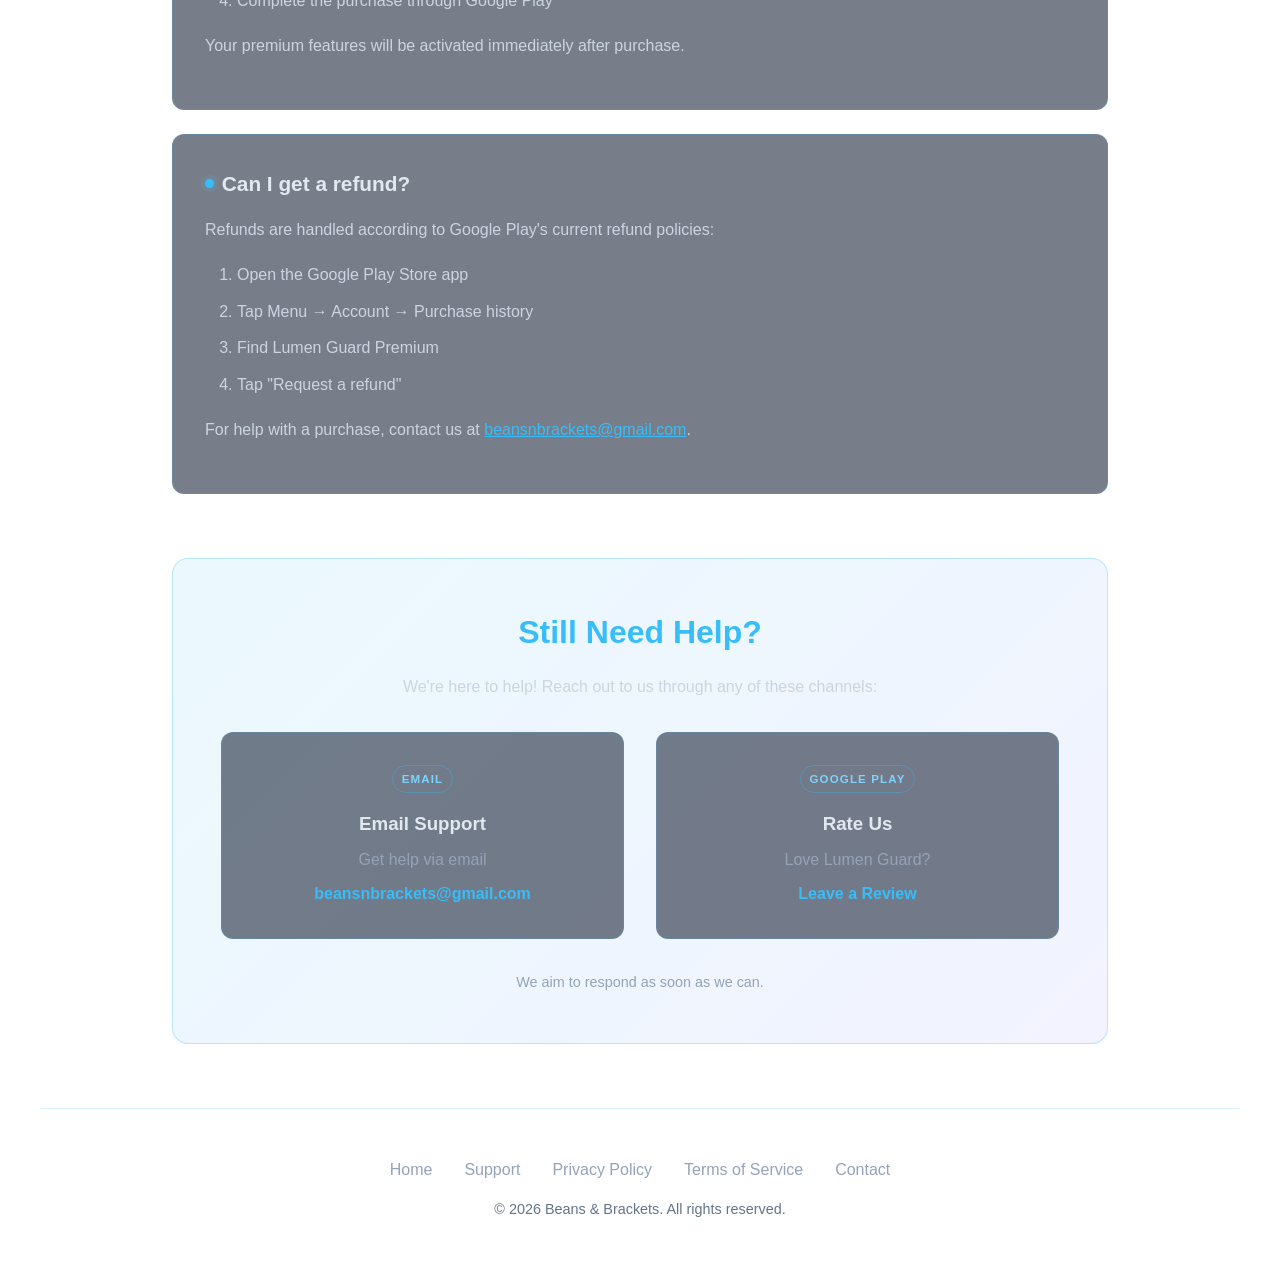
<file: lumenguard/support.html>
<!DOCTYPE html>
<html lang="en">
<head>
    <meta charset="UTF-8">
    <meta name="viewport" content="width=device-width, initial-scale=1.0">
    <meta name="description" content="Support and FAQ for Lumen Guard - Get help with installation, troubleshooting, and features.">
    <title>Support - Lumen Guard</title>
    <link rel="icon" type="image/webp" href="./images/app-icon.webp">
    <link rel="apple-touch-icon" href="./images/app-icon.png">
    <style>
        * {
            margin: 0;
            padding: 0;
            box-sizing: border-box;
        }

        body {
            font-family: -apple-system, BlinkMacSystemFont, 'Segoe UI', Roboto, Oxygen, Ubuntu, Cantarell, sans-serif;
            background: linear-gradient(135deg, #0f172a 0%, #1e293b 100%);
            background-attachment: fixed;
            color: #f8fafc;
            line-height: 1.6;
            min-height: 100vh;
            -webkit-font-smoothing: antialiased;
            -moz-osx-font-smoothing: grayscale;
        }

        /* Header */
        header {
            background: rgba(15, 23, 42, 0.95);
            backdrop-filter: blur(10px);
            padding: 1rem 0;
            position: sticky;
            top: 0;
            z-index: 100;
            border-bottom: 1px solid rgba(56, 189, 248, 0.2);
        }

        nav {
            max-width: 1200px;
            margin: 0 auto;
            display: flex;
            justify-content: space-between;
            align-items: center;
            padding: 0 2rem;
        }

        .logo {
            font-size: 1.5rem;
            font-weight: bold;
            color: #38bdf8;
            text-decoration: none;
            display: flex;
            align-items: center;
            gap: 0.5rem;
        }

        .logo img {
            width: 28px;
            height: 28px;
            border-radius: 6px;
            display: inline-block;
        }

        nav ul {
            display: flex;
            list-style: none;
            gap: 2rem;
        }

        nav a {
            color: #94a3b8;
            text-decoration: none;
            transition: color 0.3s;
            font-weight: 500;
        }

        nav a:hover {
            color: #38bdf8;
        }

        /* Main Content */
        .container {
            max-width: 1000px;
            margin: 0 auto;
            padding: 4rem 2rem;
        }

        .header-section {
            text-align: center;
            margin-bottom: 4rem;
        }

        .header-section h1 {
            font-size: 3rem;
            color: #38bdf8;
            margin-bottom: 1rem;
        }

        .header-section p {
            color: #94a3b8;
            font-size: 1.1rem;
        }

        /* FAQ Section */
        .faq-section {
            margin-bottom: 3rem;
        }

        .section-title {
            font-size: 2rem;
            color: #38bdf8;
            margin-bottom: 2rem;
            padding-bottom: 0.5rem;
            border-bottom: 2px solid rgba(56, 189, 248, 0.3);
        }

        .faq-item {
            background: rgba(30, 41, 59, 0.6);
            border: 1px solid rgba(56, 189, 248, 0.2);
            border-radius: 12px;
            padding: 2rem;
            margin-bottom: 1.5rem;
            transition: all 0.3s;
        }

        .faq-item:hover {
            border-color: #38bdf8;
            box-shadow: 0 5px 20px rgba(56, 189, 248, 0.1);
        }

        .faq-question {
            font-size: 1.3rem;
            color: #e2e8f0;
            font-weight: 600;
            margin-bottom: 1rem;
            display: flex;
            align-items: center;
            gap: 0.5rem;
        }

        .faq-question::before {
            content: "";
            width: 0.55rem;
            height: 0.55rem;
            border-radius: 50%;
            background: #38bdf8;
            box-shadow: 0 0 0 4px rgba(56, 189, 248, 0.12);
            flex: 0 0 auto;
        }

        .faq-answer {
            color: #cbd5e1;
            line-height: 1.8;
        }

        .faq-answer p {
            margin-bottom: 1rem;
        }

        .faq-answer ul, .faq-answer ol {
            margin-left: 2rem;
            margin-bottom: 1rem;
        }

        .faq-answer li {
            margin-bottom: 0.5rem;
        }

        .faq-answer code {
            background: rgba(56, 189, 248, 0.1);
            padding: 0.2rem 0.5rem;
            border-radius: 4px;
            font-family: 'Courier New', monospace;
            color: #38bdf8;
        }

        /* Contact Section */
        .contact-section {
            background: linear-gradient(135deg, rgba(56, 189, 248, 0.1) 0%, rgba(129, 140, 248, 0.1) 100%);
            border: 1px solid rgba(56, 189, 248, 0.3);
            border-radius: 16px;
            padding: 3rem;
            text-align: center;
            margin-top: 4rem;
        }

        .contact-section h2 {
            color: #38bdf8;
            font-size: 2rem;
            margin-bottom: 1rem;
        }

        .contact-methods {
            display: grid;
            grid-template-columns: repeat(auto-fit, minmax(250px, 1fr));
            gap: 2rem;
            margin-top: 2rem;
        }

        .contact-card {
            background: rgba(30, 41, 59, 0.6);
            border: 1px solid rgba(56, 189, 248, 0.2);
            border-radius: 12px;
            padding: 2rem;
            transition: all 0.3s ease;
        }

        .contact-card:hover {
            transform: translateY(-5px);
            border-color: #38bdf8;
            background: rgba(30, 41, 59, 0.8);
        }

        .contact-card:hover .contact-label {
            border-color: rgba(56, 189, 248, 0.7);
            color: #e0f2fe;
        }

        .contact-label {
            display: inline-flex;
            align-items: center;
            min-height: 1.8rem;
            padding: 0.2rem 0.55rem;
            border: 1px solid rgba(56, 189, 248, 0.35);
            border-radius: 999px;
            color: #7dd3fc;
            font-size: 0.72rem;
            font-weight: 700;
            letter-spacing: 0.1em;
            text-transform: uppercase;
            margin-bottom: 1rem;
            transition: border-color 0.3s ease, color 0.3s ease;
        }

        .contact-card h3 {
            color: #e2e8f0;
            margin-bottom: 0.5rem;
        }

        .contact-card a {
            color: #38bdf8;
            text-decoration: none;
            font-weight: 600;
        }

        .contact-card a:hover {
            text-decoration: underline;
        }

        /* Tips Box */
        .tips-box {
            background: rgba(74, 222, 128, 0.1);
            border-left: 4px solid #4ade80;
            padding: 1.5rem;
            margin: 1.5rem 0;
            border-radius: 4px;
        }

        .tips-box strong {
            color: #4ade80;
        }

        .warning-box {
            background: rgba(251, 191, 36, 0.1);
            border-left: 4px solid #fbbf24;
            padding: 1.5rem;
            margin: 1.5rem 0;
            border-radius: 4px;
        }

        .warning-box strong {
            color: #fbbf24;
        }

        /* Footer */
        footer {
            max-width: 1200px;
            margin: 0 auto;
            padding: 3rem 2rem;
            text-align: center;
            border-top: 1px solid rgba(56, 189, 248, 0.2);
        }

        .footer-links {
            display: flex;
            justify-content: center;
            gap: 2rem;
            margin-bottom: 1rem;
            flex-wrap: wrap;
        }

        .footer-links a {
            color: #94a3b8;
            text-decoration: none;
            transition: color 0.3s;
        }

        .footer-links a:hover {
            color: #38bdf8;
        }

        .copyright {
            color: #64748b;
            font-size: 0.9rem;
        }

        /* Responsive */
        @media (max-width: 768px) {
            .header-section h1 {
                font-size: 2rem;
            }

            .faq-item {
                padding: 1.5rem;
            }

            .contact-section {
                padding: 2rem;
            }

            nav ul {
                gap: 1rem;
                font-size: 0.9rem;
            }
        }

        @media (max-width: 560px) {
            nav {
                flex-direction: column;
                padding: 0 1rem;
                gap: 0.7rem;
            }

            nav ul {
                width: 100%;
                flex-wrap: wrap;
                justify-content: center;
                gap: 0.6rem 1rem;
                font-size: 0.85rem;
            }

            .logo {
                font-size: 1.25rem;
            }

            .container {
                padding: 2.5rem 1rem;
            }

            .header-section {
                margin-bottom: 2.5rem;
            }

            .faq-item,
            .contact-section {
                padding: 1.25rem;
            }

            .faq-question {
                font-size: 1.1rem;
                gap: 0.65rem;
            }

            .faq-answer ul,
            .faq-answer ol {
                margin-left: 1.25rem;
            }

            .contact-methods {
                grid-template-columns: 1fr;
                gap: 1rem;
            }

            .contact-card {
                padding: 1.5rem;
            }

            footer {
                padding: 2.5rem 1rem;
            }

            .footer-links {
                gap: 0.75rem 1rem;
            }
        }
    </style>
</head>
<body>
    <!-- Header -->
    <header>
        <nav>
            <a href="index.html" class="logo"><img src="./images/app-icon.webp" alt="Lumen Guard Icon">Lumen Guard</a>
            <ul>
                <li><a href="index.html#features">Features</a></li>
                <li><a href="index.html#download">Download</a></li>
                <li><a href="support.html">Support</a></li>
                <li><a href="privacy.html">Privacy</a></li>
            </ul>
        </nav>
    </header>

    <!-- Main Content -->
    <div class="container">
        <div class="header-section">
            <h1>Support & FAQ</h1>
            <p>Find answers to common questions and get help with Lumen Guard</p>
        </div>

        <!-- Getting Started -->
        <section class="faq-section">
            <h2 class="section-title">Getting Started</h2>

            <div class="faq-item">
                <div class="faq-question">How do I install Lumen Guard?</div>
                <div class="faq-answer">
                    <p>Installing Lumen Guard is simple:</p>
                    <ol>
                        <li>Download Lumen Guard from <a href="https://play.google.com/store/apps/details?id=com.beansnbrackets.lumenguard&amp;hl=en-US" style="color: #38bdf8;" target="_blank" rel="noopener">Google Play</a></li>
                        <li>Open the app after installation</li>
                        <li>Grant the "Draw over other apps" permission when prompted</li>
                        <li>Start adjusting your screen dimming and warmth levels!</li>
                    </ol>
                    <div class="tips-box">
                        <strong>Tip:</strong> The overlay permission is essential for Lumen Guard to work. Without it, the app cannot display the dimming filter over other applications.
                    </div>
                </div>
            </div>

            <div class="faq-item">
                <div class="faq-question">What permissions does Lumen Guard need and why?</div>
                <div class="faq-answer">
                    <p>Lumen Guard requires the following permissions:</p>
                    <ul>
                        <li><strong>Draw over other apps (SYSTEM_ALERT_WINDOW)</strong> - Required to display the dimming overlay on your screen</li>
                        <li><strong>Foreground Service</strong> - Keeps an active filter overlay available while you use other apps</li>
                        <li><strong>Notifications (optional)</strong> - Enables filter status updates and optional reminders; the filter still works when notifications are off</li>
                        <li><strong>Internet and Google Play Billing</strong> - Support Google Mobile Ads in the free version and an optional premium purchase</li>
                    </ul>
                    <p>“Display over other apps” is required for the filter itself. Advertising and purchase data are handled by Google as described in our <a href="privacy.html" style="color: #38bdf8;">Privacy Policy</a>.</p>
                </div>
            </div>

            <div class="faq-item">
                <div class="faq-question">How do I enable the screen filter?</div>
                <div class="faq-answer">
                    <p>To enable the screen filter:</p>
                    <ol>
                        <li>Open Lumen Guard</li>
                        <li>On the Home screen, toggle the power button at the top</li>
                        <li>Adjust the dim and warmth sliders to your preference</li>
                        <li>The filter will be applied system-wide</li>
                    </ol>
                </div>
            </div>
        </section>

        <!-- Features & Usage -->
        <section class="faq-section">
            <h2 class="section-title">Features & Usage</h2>

            <div class="faq-item">
                <div class="faq-question">What are Custom Scenes and how do I use them?</div>
                <div class="faq-answer">
                    <p>Custom Scenes allow you to save your favorite dim and warmth combinations for quick access. For example, you can create:</p>
                    <ul>
                        <li><strong>Reading Mode</strong> - Medium dim, high warmth</li>
                        <li><strong>Movie Mode</strong> - Low dim, low warmth</li>
                        <li><strong>Bedtime Mode</strong> - High dim, maximum warmth</li>
                    </ul>
                    <p>To create a scene:</p>
                    <ol>
                        <li>Go to the Scenes tab</li>
                        <li>Tap "Create New Scene" (Premium feature)</li>
                        <li>Adjust dim and warmth levels</li>
                        <li>Give your scene a name and save</li>
                    </ol>
                    <div class="tips-box">
                        <strong>Tip:</strong> Custom Scenes are a Premium feature. Free users have access to default scenes.
                    </div>
                </div>
            </div>

            <div class="faq-item">
                <div class="faq-question">How does Smart Scheduling work?</div>
                <div class="faq-answer">
                    <p>Smart Scheduling automatically enables the screen filter at specific times. Perfect for evening eye protection!</p>
                    <p>To set up a schedule:</p>
                    <ol>
                        <li>Go to the Schedule tab</li>
                        <li>Toggle "Enable Schedule"</li>
                        <li>Set your start time (e.g., 8:00 PM)</li>
                        <li>Set your end time (e.g., 7:00 AM)</li>
                        <li>Lumen Guard will automatically activate during these hours</li>
                    </ol>
                </div>
            </div>

            <div class="faq-item">
                <div class="faq-question">Do I need to allow notifications?</div>
                <div class="faq-answer">
                    <p>No. Notifications are optional. The filter and schedules still work if you leave them off, but you will not receive filter status updates or night reminders.</p>
                    <p>You can change this later from Android's app notification settings or the App Notifications item in Lumen Guard's Settings tab.</p>
                    <div class="tips-box">
                        <strong>Tip:</strong> If you previously denied the notification request, use the app's Open settings button to manage it directly in Android settings.
                    </div>
                </div>
            </div>

            <div class="faq-item">
                <div class="faq-question">What's the difference between Dim and Warmth?</div>
                <div class="faq-answer">
                    <ul>
                        <li><strong>Dim Level</strong> - Controls the overall darkness of the screen overlay. Higher values make your screen darker, reducing brightness beyond system limits.</li>
                        <li><strong>Warmth Level</strong> - Applies a warm (orange/amber) tint to reduce blue light emission. Higher values provide more blue light filtering.</li>
                    </ul>
                    <p>For best eye protection, especially before bedtime, use both a moderate dim level and high warmth level.</p>
                </div>
            </div>
        </section>

        <!-- Troubleshooting -->
        <section class="faq-section">
            <h2 class="section-title">Troubleshooting</h2>

            <div class="faq-item">
                <div class="faq-question">The filter isn't working. What should I do?</div>
                <div class="faq-answer">
                    <p>If the filter isn't displaying, try these steps:</p>
                    <ol>
                        <li><strong>Check Permissions</strong> - Go to Settings → Apps → Lumen Guard → Permissions and ensure "Display over other apps" is enabled</li>
                        <li><strong>Restart the App</strong> - Close and reopen Lumen Guard</li>
                        <li><strong>Check if Enabled</strong> - Make sure the power toggle on the Home screen is ON</li>
                        <li><strong>Check Battery Settings</strong> - Some devices aggressively kill background apps. Add Lumen Guard to your battery optimization exceptions</li>
                    </ol>
                </div>
            </div>

            <div class="faq-item">
                <div class="faq-question">The filter disappears when I switch apps</div>
                <div class="faq-answer">
                    <p>This usually happens due to battery optimization settings:</p>
                    <ol>
                        <li>Go to your device Settings</li>
                        <li>Navigate to Battery or Battery Optimization</li>
                        <li>Find Lumen Guard and set it to "Don't optimize" or "Unrestricted"</li>
                        <li>Return to Lumen Guard and confirm the schedule is still enabled</li>
                    </ol>
                    <div class="warning-box">
                        <strong>Note:</strong> Different manufacturers have different battery optimization menus. Search for "battery optimization" in your device settings.
                    </div>
                </div>
            </div>

            <div class="faq-item">
                <div class="faq-question">How do I exclude certain apps from the filter?</div>
                <div class="faq-answer">
                    <p>Currently, Lumen Guard applies the filter system-wide. If you need to temporarily disable it for specific tasks:</p>
                    <ul>
                        <li>Use the quick toggle on the Home screen</li>
                        <li>Use the optional floating widget if you have enabled it</li>
                        <li>Use the status notification when notifications are enabled</li>
                    </ul>
                    <div class="tips-box">
                        <strong>Availability:</strong> Per-app filtering is planned for a future update.
                    </div>
                </div>
            </div>

            <div class="faq-item">
                <div class="faq-question">The app is affecting my battery life</div>
                <div class="faq-answer">
                    <p>Lumen Guard is designed to be lightweight and battery-efficient. However, if you notice increased battery drain:</p>
                    <ul>
                        <li>Make sure you're running the latest version from Google Play</li>
                        <li>Turn the filter off when you do not need it</li>
                        <li>Use Android's battery settings to check which apps are consuming power on your device</li>
                    </ul>
                    <p>If battery drain persists, please contact support with your device model and Android version.</p>
                </div>
            </div>

            <div class="faq-item">
                <div class="faq-question">How do I uninstall Lumen Guard?</div>
                <div class="faq-answer">
                    <p>To uninstall Lumen Guard:</p>
                    <ol>
                        <li>First, disable the screen filter within the app</li>
                        <li>Go to your device Settings → Apps</li>
                        <li>Find Lumen Guard and tap "Uninstall"</li>
                    </ol>
                    <p>All your settings and data will be automatically removed when you uninstall.</p>
                </div>
            </div>
        </section>

        <!-- Premium -->
        <section class="faq-section">
            <h2 class="section-title">Premium Features</h2>

            <div class="faq-item">
                <div class="faq-question">What do I get with Premium?</div>
                <div class="faq-answer">
                    <p>Premium unlocks the following features:</p>
                    <ul>
                        <li>Unlimited Custom Scenes - Save as many configurations as you want</li>
                        <li>Unlimited Schedules - Set up as many routines as you need</li>
                        <li>Floating Widget - Quick on-screen filter controls</li>
                        <li>Ad-Free Experience - No in-app advertising placements</li>
                    </ul>
                </div>
            </div>

            <div class="faq-item">
                <div class="faq-question">How do I upgrade to Premium?</div>
                <div class="faq-answer">
                    <p>To upgrade to Premium:</p>
                    <ol>
                        <li>Open Lumen Guard</li>
                        <li>Tap the Settings tab</li>
                        <li>Tap "Upgrade to Premium"</li>
                        <li>Complete the purchase through Google Play</li>
                    </ol>
                    <p>Your premium features will be activated immediately after purchase.</p>
                </div>
            </div>

            <div class="faq-item">
                <div class="faq-question">Can I get a refund?</div>
                <div class="faq-answer">
                    <p>Refunds are handled according to Google Play's current refund policies:</p>
                    <ol>
                        <li>Open the Google Play Store app</li>
                        <li>Tap Menu → Account → Purchase history</li>
                        <li>Find Lumen Guard Premium</li>
                        <li>Tap "Request a refund"</li>
                    </ol>
                    <p>For help with a purchase, contact us at <a href="mailto:beansnbrackets@gmail.com" style="color: #38bdf8;">beansnbrackets@gmail.com</a>.</p>
                </div>
            </div>
        </section>

        <!-- Contact Section -->
        <section class="contact-section">
            <h2>Still Need Help?</h2>
            <p style="color: #cbd5e1; margin-bottom: 2rem;">We're here to help! Reach out to us through any of these channels:</p>

            <div class="contact-methods">
                <div class="contact-card">
                    <div class="contact-label">Email</div>
                    <h3>Email Support</h3>
                    <p style="color: #94a3b8; margin-bottom: 0.5rem;">Get help via email</p>
                    <a href="mailto:beansnbrackets@gmail.com">beansnbrackets@gmail.com</a>
                </div>

                <div class="contact-card">
                    <div class="contact-label">Google Play</div>
                    <h3>Rate Us</h3>
                    <p style="color: #94a3b8; margin-bottom: 0.5rem;">Love Lumen Guard?</p>
                    <a href="https://play.google.com/store/apps/details?id=com.beansnbrackets.lumenguard&amp;hl=en-US" target="_blank" rel="noopener">Leave a Review</a>
                </div>
            </div>

            <p style="color: #94a3b8; margin-top: 2rem; font-size: 0.9rem;">
                We aim to respond as soon as we can.
            </p>
        </section>
    </div>

    <!-- Footer -->
    <footer>
        <div class="footer-links">
            <a href="index.html">Home</a>
            <a href="support.html">Support</a>
            <a href="privacy.html">Privacy Policy</a>
            <a href="terms.html">Terms of Service</a>
            <a href="mailto:beansnbrackets@gmail.com">Contact</a>
        </div>
        <div class="copyright">
            © 2026 Beans &amp; Brackets. All rights reserved.
        </div>
    </footer>
</body>
</html>
</file>
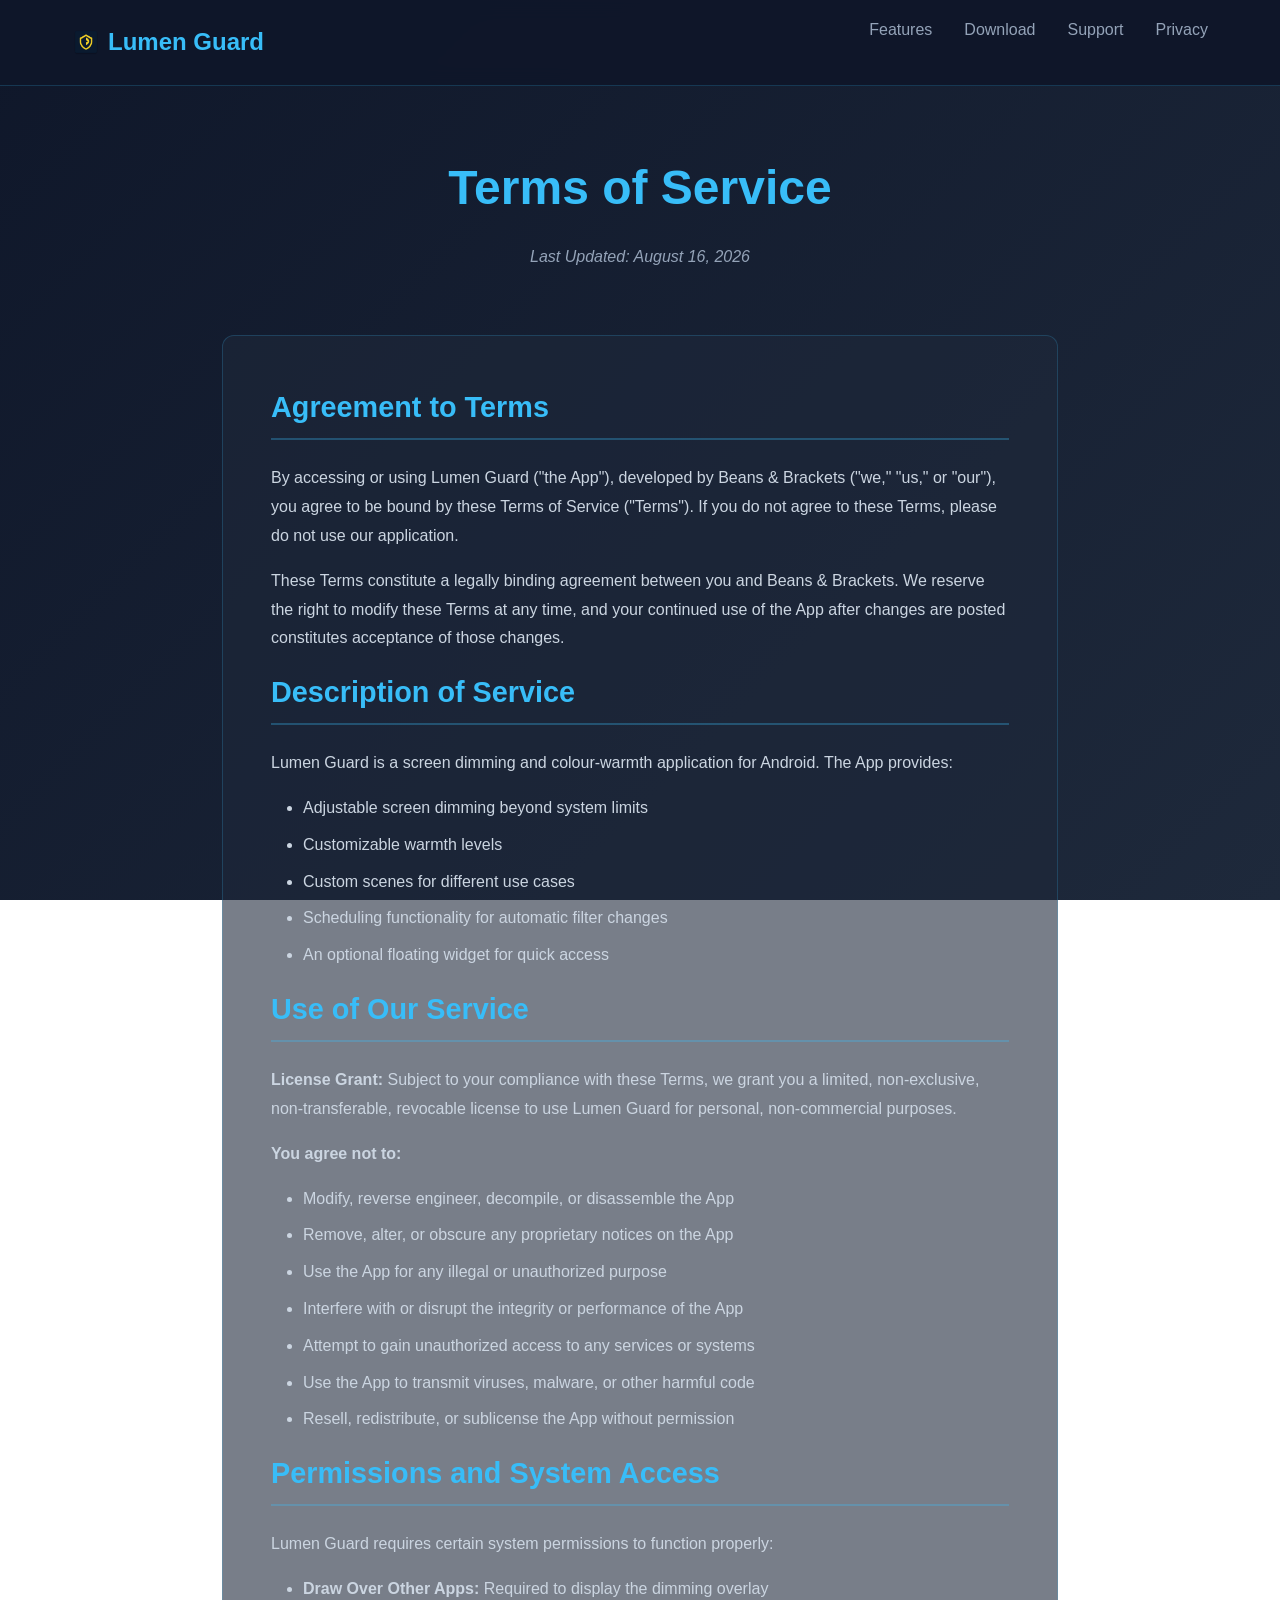
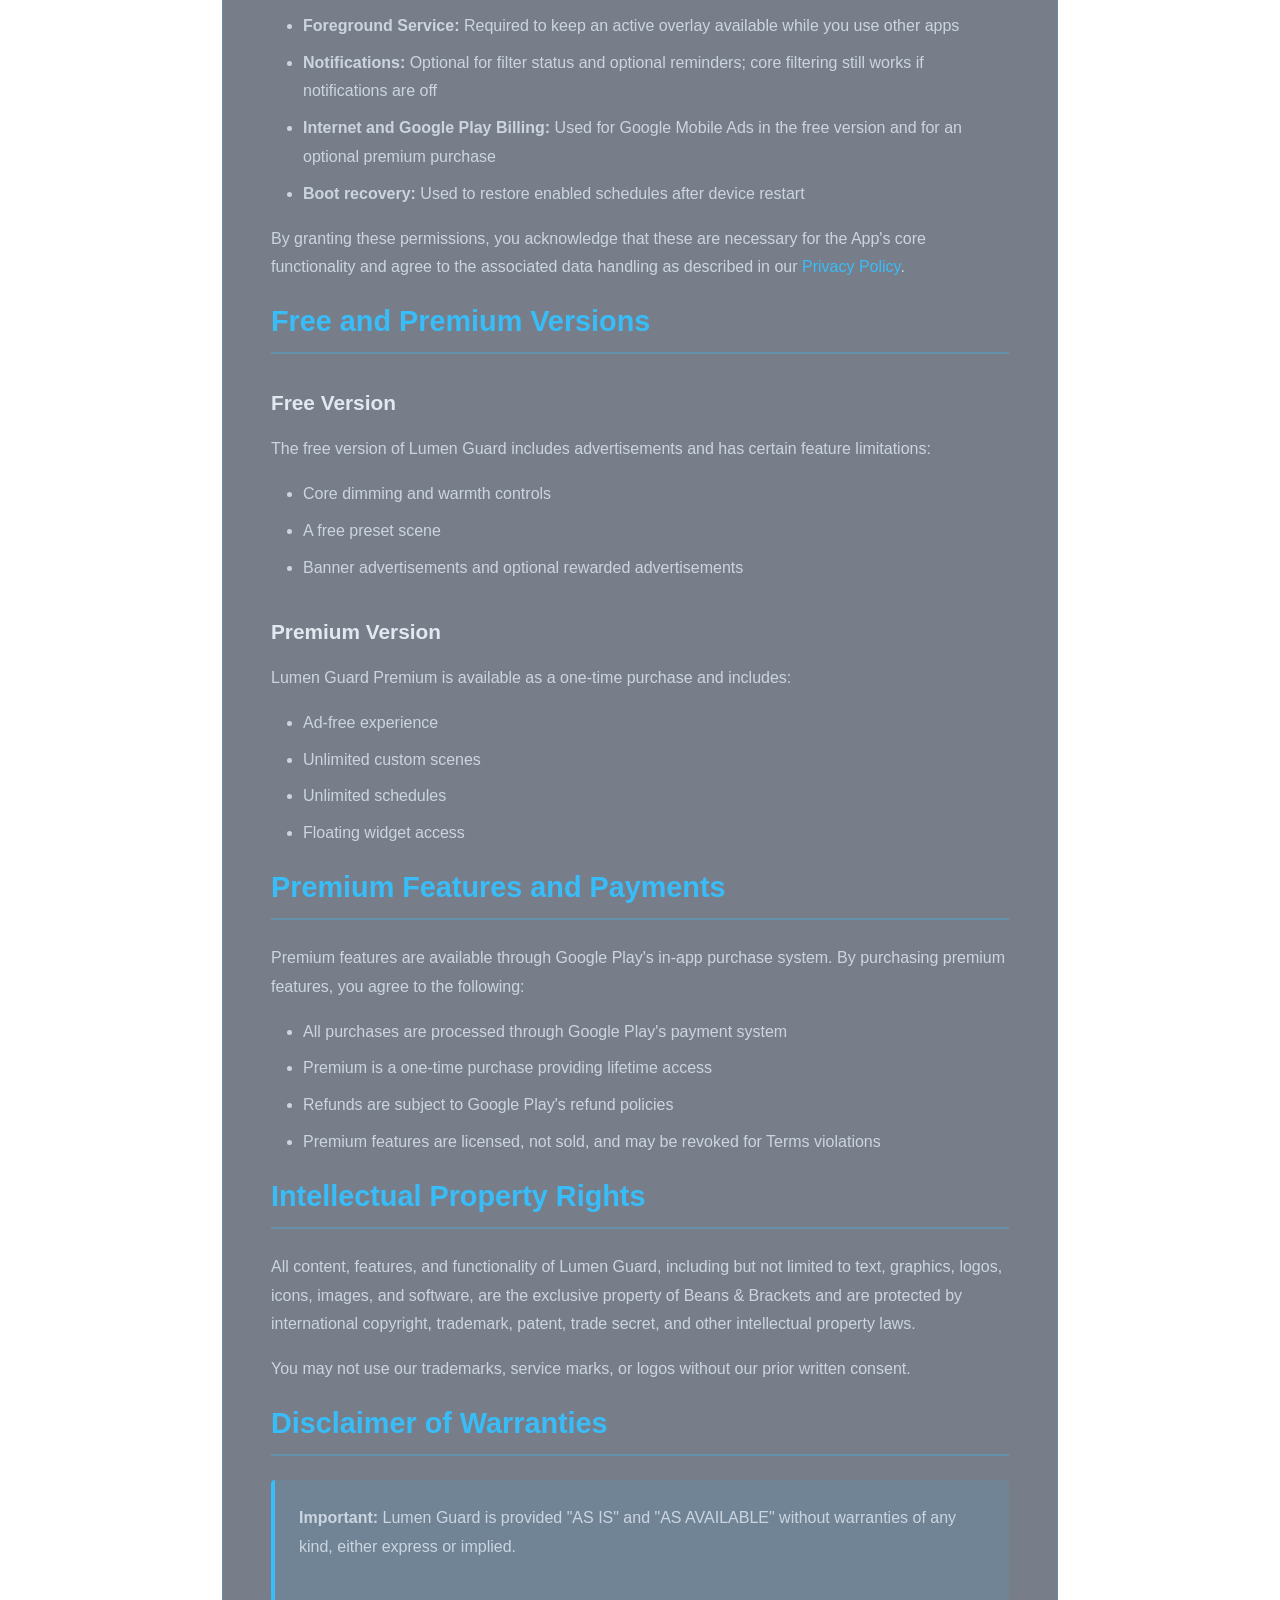
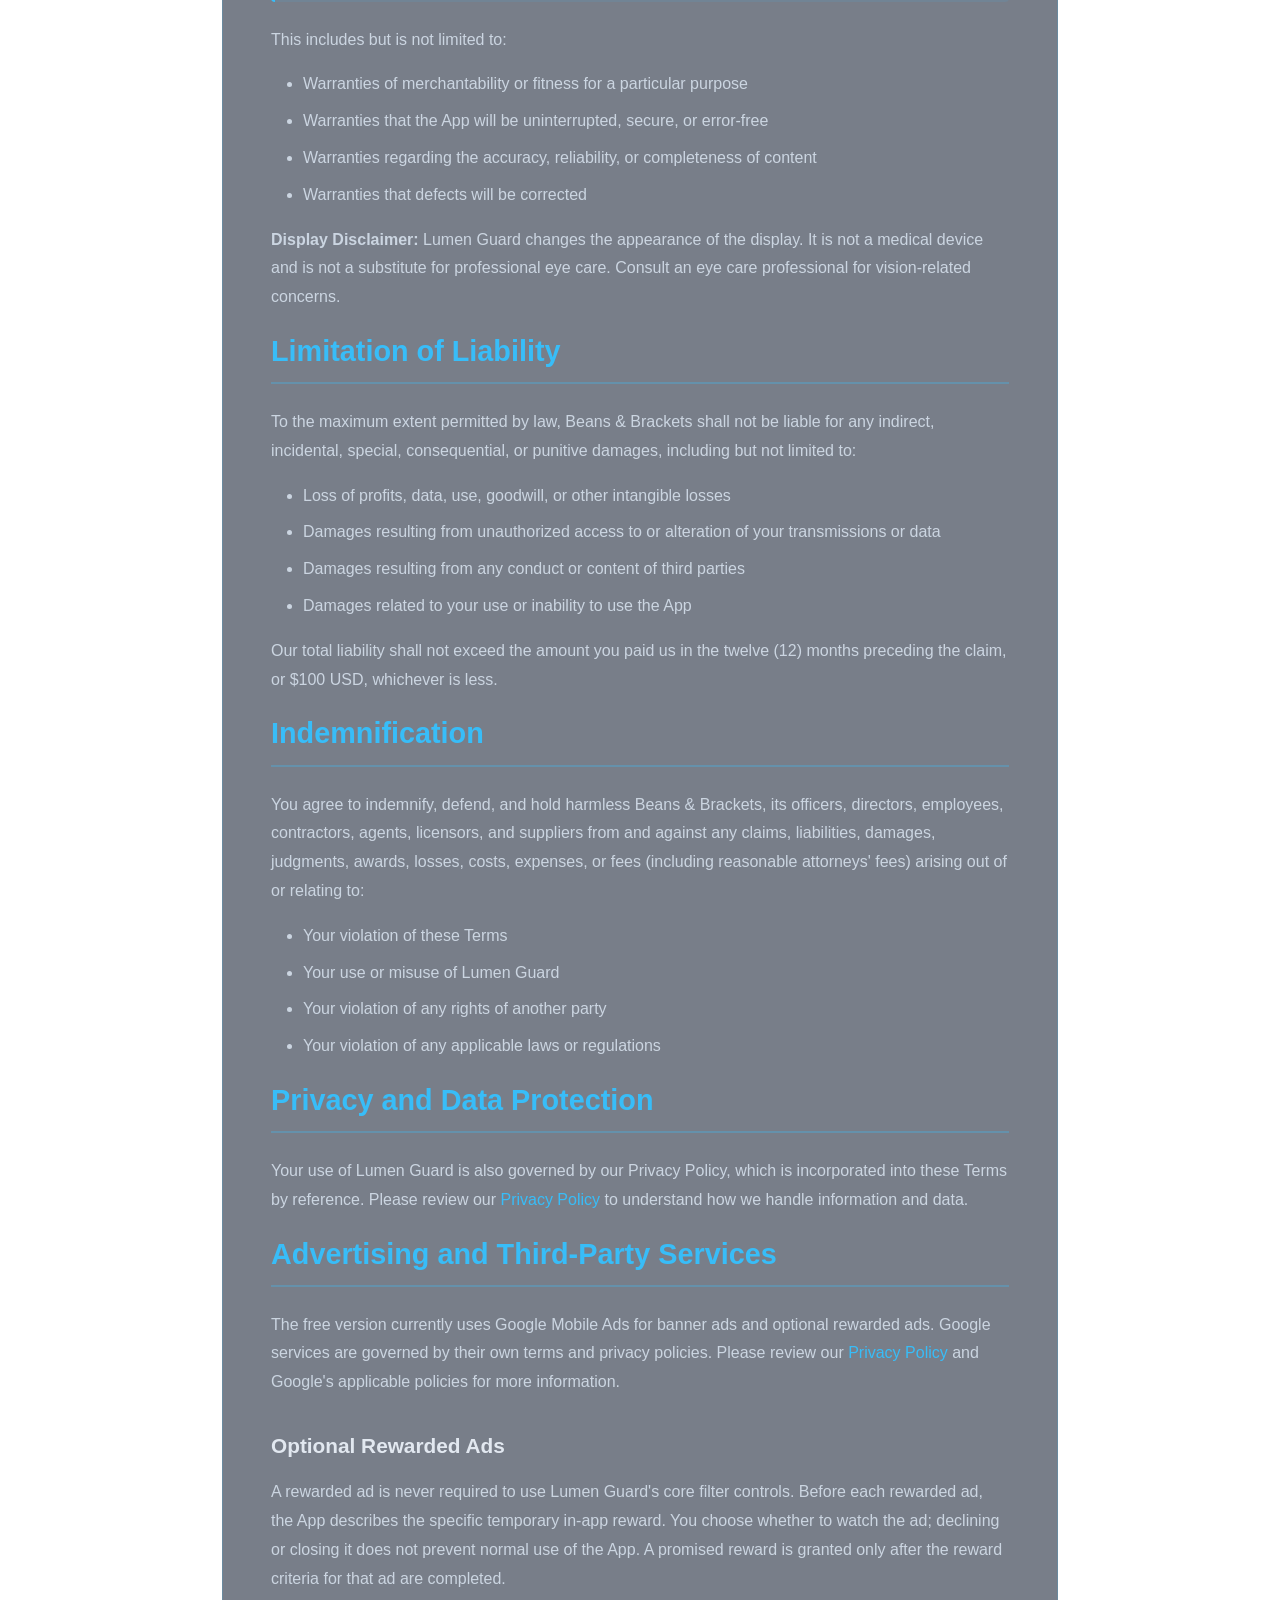
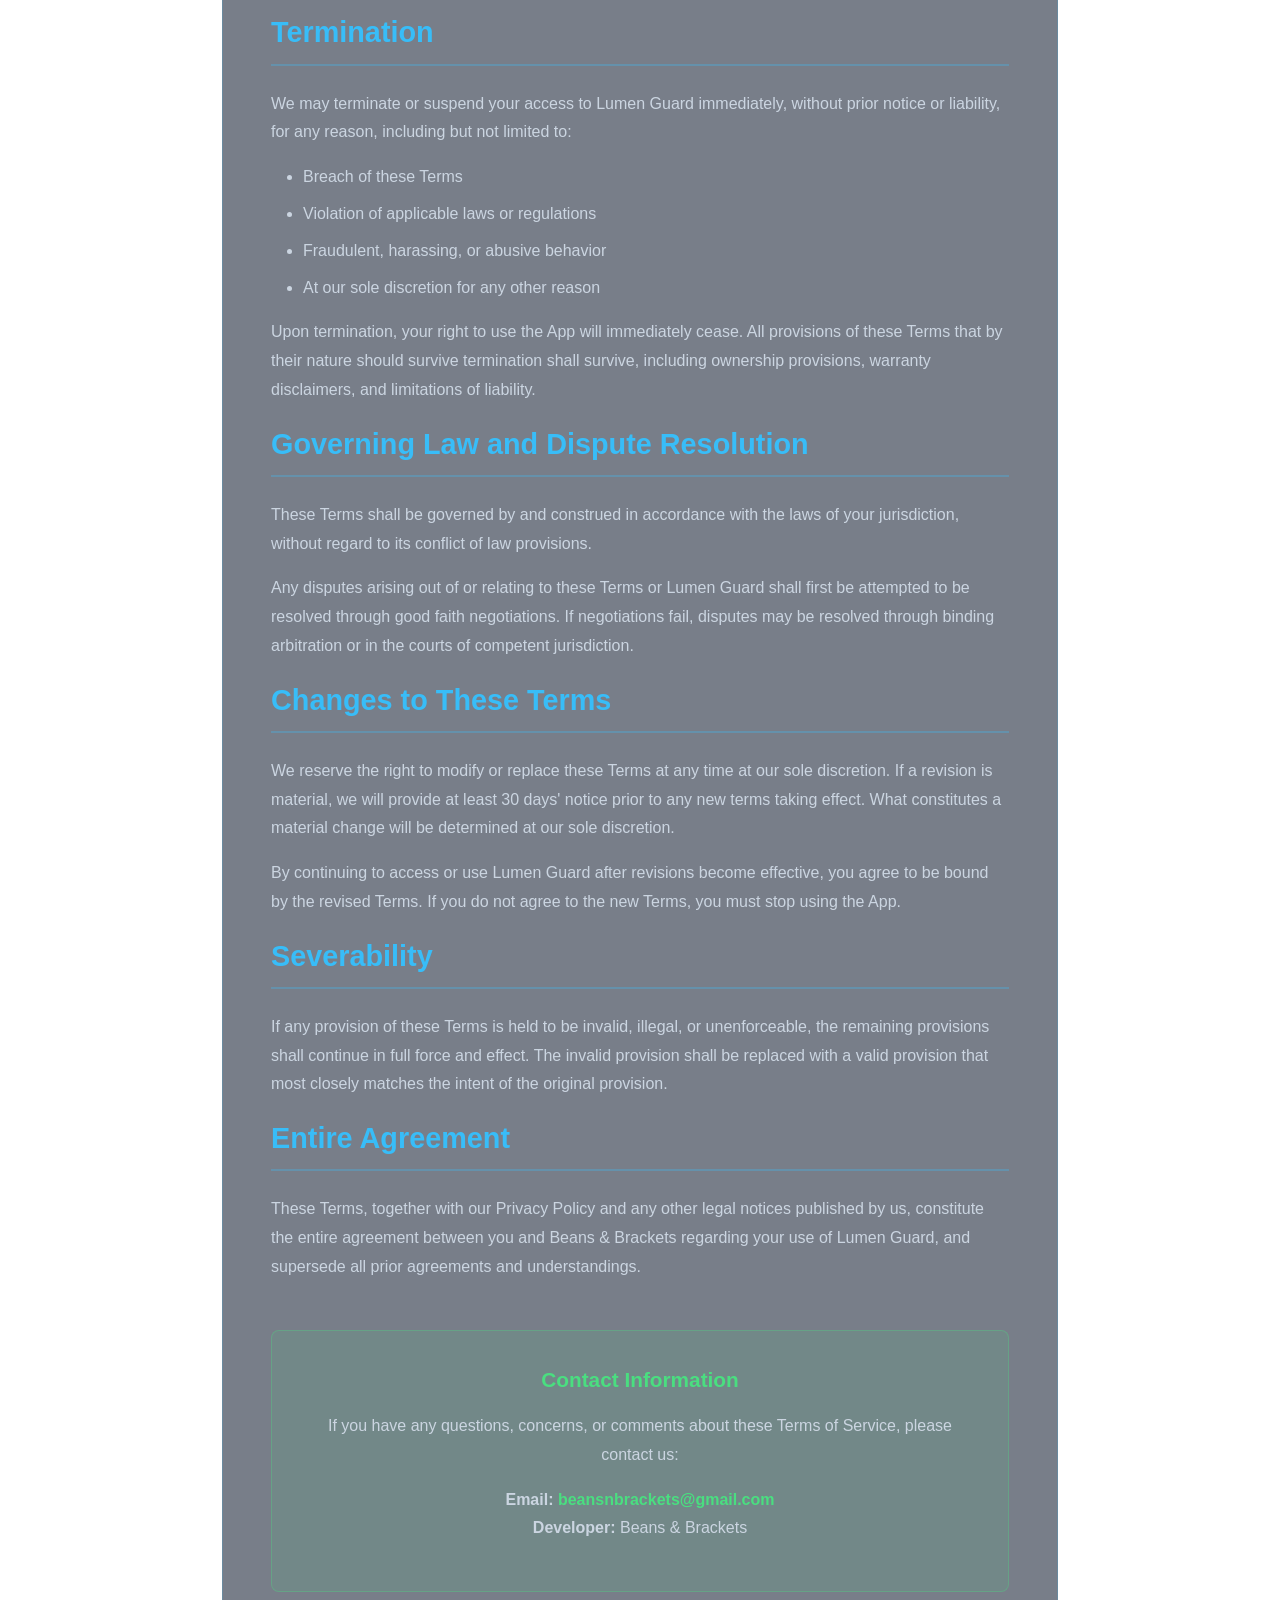
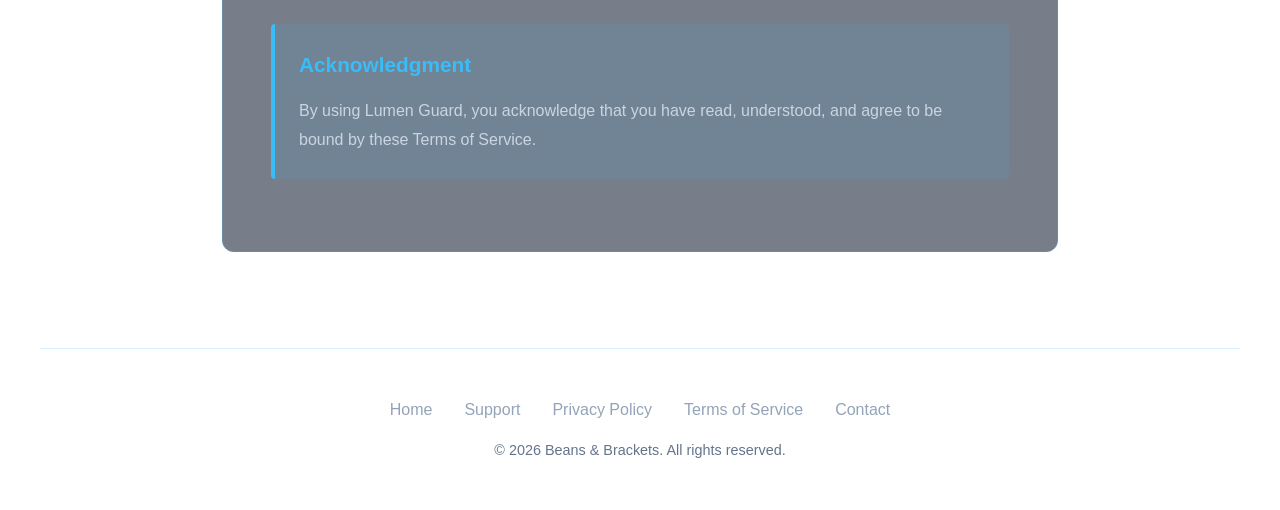
<file: lumenguard/terms.html>
<!DOCTYPE html>
<html lang="en">
<head>
    <meta charset="UTF-8">
    <meta name="viewport" content="width=device-width, initial-scale=1.0">
    <meta name="description" content="Terms of Service for Lumen Guard - Terms and conditions for using our application.">
    <title>Terms of Service - Lumen Guard</title>
    <link rel="icon" type="image/webp" href="./images/app-icon.webp">
    <link rel="apple-touch-icon" href="./images/app-icon.png">
    <style>
        * {
            margin: 0;
            padding: 0;
            box-sizing: border-box;
        }

        body {
            font-family: -apple-system, BlinkMacSystemFont, 'Segoe UI', Roboto, Oxygen, Ubuntu, Cantarell, sans-serif;
            background: linear-gradient(135deg, #0f172a 0%, #1e293b 100%);
            background-attachment: fixed;
            color: #f8fafc;
            line-height: 1.6;
            min-height: 100vh;
            -webkit-font-smoothing: antialiased;
            -moz-osx-font-smoothing: grayscale;
        }

        /* Header */
        header {
            background: rgba(15, 23, 42, 0.95);
            backdrop-filter: blur(10px);
            padding: 1rem 0;
            position: sticky;
            top: 0;
            z-index: 100;
            border-bottom: 1px solid rgba(56, 189, 248, 0.2);
        }

        nav {
            max-width: 1200px;
            margin: 0 auto;
            display: flex;
            justify-content: space-between;
            align-items: center;
            padding: 0 2rem;
        }

        .logo {
            font-size: 1.5rem;
            font-weight: bold;
            color: #38bdf8;
            text-decoration: none;
            display: flex;
            align-items: center;
            gap: 0.5rem;
        }

        .logo img {
            width: 28px;
            height: 28px;
            border-radius: 6px;
            display: inline-block;
        }

        nav ul {
            display: flex;
            list-style: none;
            gap: 2rem;
        }

        nav a {
            color: #94a3b8;
            text-decoration: none;
            transition: color 0.3s;
            font-weight: 500;
        }

        nav a:hover {
            color: #38bdf8;
        }

        /* Main Content */
        .container {
            max-width: 900px;
            margin: 0 auto;
            padding: 4rem 2rem;
        }

        .header-section {
            text-align: center;
            margin-bottom: 4rem;
        }

        .header-section h1 {
            font-size: 3rem;
            color: #38bdf8;
            margin-bottom: 1rem;
        }

        .last-updated {
            color: #94a3b8;
            font-style: italic;
        }

        .content-section {
            background: rgba(30, 41, 59, 0.6);
            border: 1px solid rgba(56, 189, 248, 0.2);
            border-radius: 12px;
            padding: 3rem;
            margin-bottom: 2rem;
        }

        h2 {
            color: #38bdf8;
            font-size: 1.8rem;
            margin-bottom: 1.5rem;
            padding-bottom: 0.5rem;
            border-bottom: 2px solid rgba(56, 189, 248, 0.3);
        }

        h3 {
            color: #e2e8f0;
            font-size: 1.3rem;
            margin: 2rem 0 1rem;
            font-weight: 600;
            overflow-wrap: anywhere;
        }

        p {
            color: #cbd5e1;
            margin-bottom: 1rem;
            line-height: 1.8;
        }

        ul, ol {
            color: #cbd5e1;
            margin-left: 2rem;
            margin-bottom: 1rem;
        }

        li {
            margin-bottom: 0.5rem;
            line-height: 1.8;
        }

        .highlight-box {
            background: rgba(56, 189, 248, 0.1);
            border-left: 4px solid #38bdf8;
            padding: 1.5rem;
            margin: 1.5rem 0;
            border-radius: 4px;
        }

        .contact-box {
            background: rgba(74, 222, 128, 0.1);
            border: 1px solid rgba(74, 222, 128, 0.3);
            border-radius: 8px;
            padding: 2rem;
            text-align: center;
            margin-top: 3rem;
        }

        .contact-box h3 {
            color: #4ade80;
            margin: 0 0 1rem 0;
        }

        .contact-box a {
            color: #4ade80;
            text-decoration: none;
            font-weight: 600;
        }

        .contact-box a:hover {
            text-decoration: underline;
        }

        a {
            color: #38bdf8;
            text-decoration: none;
        }

        a:hover {
            text-decoration: underline;
        }

        /* Footer */
        footer {
            max-width: 1200px;
            margin: 0 auto;
            padding: 3rem 2rem;
            text-align: center;
            border-top: 1px solid rgba(56, 189, 248, 0.2);
        }

        .footer-links {
            display: flex;
            justify-content: center;
            gap: 2rem;
            margin-bottom: 1rem;
            flex-wrap: wrap;
        }

        .footer-links a {
            color: #94a3b8;
            text-decoration: none;
            transition: color 0.3s;
        }

        .footer-links a:hover {
            color: #38bdf8;
        }

        .copyright {
            color: #64748b;
            font-size: 0.9rem;
        }

        /* Responsive */
        @media (max-width: 768px) {
            .header-section h1 {
                font-size: 2rem;
            }

            .content-section {
                padding: 2rem;
            }

            nav ul {
                gap: 1rem;
                font-size: 0.9rem;
            }
        }

        @media (max-width: 560px) {
            nav {
                flex-direction: column;
                padding: 0 1rem;
                gap: 0.7rem;
            }

            nav ul {
                width: 100%;
                flex-wrap: wrap;
                justify-content: center;
                gap: 0.6rem 1rem;
                font-size: 0.85rem;
            }

            .logo {
                font-size: 1.25rem;
            }

            .container {
                padding: 2.5rem 1rem;
            }

            .header-section {
                margin-bottom: 2.5rem;
            }

            .content-section,
            .contact-box {
                padding: 1.25rem;
            }

            h2 {
                font-size: 1.45rem;
            }

            .content-section ul,
            .content-section ol {
                margin-left: 1.25rem;
            }

            footer {
                padding: 2.5rem 1rem;
            }

            .footer-links {
                gap: 0.75rem 1rem;
            }
        }
    </style>
</head>
<body>
    <!-- Header -->
    <header>
        <nav>
            <a href="index.html" class="logo"><img src="./images/app-icon.webp" alt="Lumen Guard Icon">Lumen Guard</a>
            <ul>
                <li><a href="index.html#features">Features</a></li>
                <li><a href="index.html#download">Download</a></li>
                <li><a href="support.html">Support</a></li>
                <li><a href="privacy.html">Privacy</a></li>
            </ul>
        </nav>
    </header>

    <!-- Main Content -->
    <div class="container">
        <div class="header-section">
            <h1>Terms of Service</h1>
            <p class="last-updated">Last Updated: August 16, 2026</p>
        </div>

        <div class="content-section">
            <h2>Agreement to Terms</h2>
            <p>
                By accessing or using Lumen Guard ("the App"), developed by Beans & Brackets ("we," "us," or "our"),
                you agree to be bound by these Terms of Service ("Terms"). If you do not agree to these Terms, please do
                not use our application.
            </p>
            <p>
                These Terms constitute a legally binding agreement between you and Beans & Brackets. We reserve the right
                to modify these Terms at any time, and your continued use of the App after changes are posted
                constitutes acceptance of those changes.
            </p>

            <h2>Description of Service</h2>
            <p>
                Lumen Guard is a screen dimming and colour-warmth application for Android. The App provides:
            </p>
            <ul>
                <li>Adjustable screen dimming beyond system limits</li>
                <li>Customizable warmth levels</li>
                <li>Custom scenes for different use cases</li>
                <li>Scheduling functionality for automatic filter changes</li>
                <li>An optional floating widget for quick access</li>
            </ul>

            <h2>Use of Our Service</h2>
            <p>
                <strong>License Grant:</strong> Subject to your compliance with these Terms, we grant you a limited,
                non-exclusive, non-transferable, revocable license to use Lumen Guard for personal, non-commercial purposes.
            </p>
            <p><strong>You agree not to:</strong></p>
            <ul>
                <li>Modify, reverse engineer, decompile, or disassemble the App</li>
                <li>Remove, alter, or obscure any proprietary notices on the App</li>
                <li>Use the App for any illegal or unauthorized purpose</li>
                <li>Interfere with or disrupt the integrity or performance of the App</li>
                <li>Attempt to gain unauthorized access to any services or systems</li>
                <li>Use the App to transmit viruses, malware, or other harmful code</li>
                <li>Resell, redistribute, or sublicense the App without permission</li>
            </ul>

            <h2>Permissions and System Access</h2>
            <p>
                Lumen Guard requires certain system permissions to function properly:
            </p>
            <ul>
                <li><strong>Draw Over Other Apps:</strong> Required to display the dimming overlay</li>
                <li><strong>Foreground Service:</strong> Required to keep an active overlay available while you use other apps</li>
                <li><strong>Notifications:</strong> Optional for filter status and optional reminders; core filtering still works if notifications are off</li>
                <li><strong>Internet and Google Play Billing:</strong> Used for Google Mobile Ads in the free version and for an optional premium purchase</li>
                <li><strong>Boot recovery:</strong> Used to restore enabled schedules after device restart</li>
            </ul>
            <p>
                By granting these permissions, you acknowledge that these are necessary for the App's core functionality
                and agree to the associated data handling as described in our <a href="privacy.html">Privacy Policy</a>.
            </p>

            <h2>Free and Premium Versions</h2>
            <h3>Free Version</h3>
            <p>
                The free version of Lumen Guard includes advertisements and has certain feature limitations:
            </p>
            <ul>
                <li>Core dimming and warmth controls</li>
                <li>A free preset scene</li>
                <li>Banner advertisements and optional rewarded advertisements</li>
            </ul>

            <h3>Premium Version</h3>
            <p>
                Lumen Guard Premium is available as a one-time purchase and includes:
            </p>
            <ul>
                <li>Ad-free experience</li>
                <li>Unlimited custom scenes</li>
                <li>Unlimited schedules</li>
                <li>Floating widget access</li>
            </ul>

            <h2>Premium Features and Payments</h2>
            <p>
                Premium features are available through Google Play's in-app purchase system. By purchasing
                premium features, you agree to the following:
            </p>
            <ul>
                <li>All purchases are processed through Google Play's payment system</li>
                <li>Premium is a one-time purchase providing lifetime access</li>
                <li>Refunds are subject to Google Play's refund policies</li>
                <li>Premium features are licensed, not sold, and may be revoked for Terms violations</li>
            </ul>

            <h2>Intellectual Property Rights</h2>
            <p>
                All content, features, and functionality of Lumen Guard, including but not limited to text,
                graphics, logos, icons, images, and software, are the exclusive property of Beans & Brackets
                and are protected by international copyright, trademark, patent, trade secret, and other
                intellectual property laws.
            </p>
            <p>
                You may not use our trademarks, service marks, or logos without our prior written consent.
            </p>

            <h2>Disclaimer of Warranties</h2>
            <div class="highlight-box">
                <p>
                    <strong>Important:</strong> Lumen Guard is provided "AS IS" and "AS AVAILABLE" without warranties
                    of any kind, either express or implied.
                </p>
            </div>
            <p>This includes but is not limited to:</p>
            <ul>
                <li>Warranties of merchantability or fitness for a particular purpose</li>
                <li>Warranties that the App will be uninterrupted, secure, or error-free</li>
                <li>Warranties regarding the accuracy, reliability, or completeness of content</li>
                <li>Warranties that defects will be corrected</li>
            </ul>
            <p>
                <strong>Display Disclaimer:</strong> Lumen Guard changes the appearance of the display. It is not a
                medical device and is not a substitute for professional eye care. Consult an eye care professional
                for vision-related concerns.
            </p>

            <h2>Limitation of Liability</h2>
            <p>
                To the maximum extent permitted by law, Beans & Brackets shall not be liable for any indirect,
                incidental, special, consequential, or punitive damages, including but not limited to:
            </p>
            <ul>
                <li>Loss of profits, data, use, goodwill, or other intangible losses</li>
                <li>Damages resulting from unauthorized access to or alteration of your transmissions or data</li>
                <li>Damages resulting from any conduct or content of third parties</li>
                <li>Damages related to your use or inability to use the App</li>
            </ul>
            <p>
                Our total liability shall not exceed the amount you paid us in the twelve (12) months preceding
                the claim, or $100 USD, whichever is less.
            </p>

            <h2>Indemnification</h2>
            <p>
                You agree to indemnify, defend, and hold harmless Beans & Brackets, its officers, directors,
                employees, contractors, agents, licensors, and suppliers from and against any claims, liabilities,
                damages, judgments, awards, losses, costs, expenses, or fees (including reasonable attorneys' fees)
                arising out of or relating to:
            </p>
            <ul>
                <li>Your violation of these Terms</li>
                <li>Your use or misuse of Lumen Guard</li>
                <li>Your violation of any rights of another party</li>
                <li>Your violation of any applicable laws or regulations</li>
            </ul>

            <h2>Privacy and Data Protection</h2>
            <p>
                Your use of Lumen Guard is also governed by our Privacy Policy, which is incorporated into these
                Terms by reference. Please review our <a href="privacy.html">Privacy Policy</a> to understand how
                we handle information and data.
            </p>

            <h2>Advertising and Third-Party Services</h2>
            <p>
                The free version currently uses Google Mobile Ads for banner ads and optional rewarded ads. Google
                services are governed by their own terms and privacy policies. Please review our
                <a href="privacy.html">Privacy Policy</a> and Google's applicable policies for more information.
            </p>

            <h3>Optional Rewarded Ads</h3>
            <p>
                A rewarded ad is never required to use Lumen Guard's core filter controls. Before each rewarded ad,
                the App describes the specific temporary in-app reward. You choose whether to watch the ad; declining
                or closing it does not prevent normal use of the App. A promised reward is granted only after the
                reward criteria for that ad are completed.
            </p>

            <h2>Termination</h2>
            <p>
                We may terminate or suspend your access to Lumen Guard immediately, without prior notice or
                liability, for any reason, including but not limited to:
            </p>
            <ul>
                <li>Breach of these Terms</li>
                <li>Violation of applicable laws or regulations</li>
                <li>Fraudulent, harassing, or abusive behavior</li>
                <li>At our sole discretion for any other reason</li>
            </ul>
            <p>
                Upon termination, your right to use the App will immediately cease. All provisions of these Terms
                that by their nature should survive termination shall survive, including ownership provisions,
                warranty disclaimers, and limitations of liability.
            </p>

            <h2>Governing Law and Dispute Resolution</h2>
            <p>
                These Terms shall be governed by and construed in accordance with the laws of your jurisdiction,
                without regard to its conflict of law provisions.
            </p>
            <p>
                Any disputes arising out of or relating to these Terms or Lumen Guard shall first be attempted
                to be resolved through good faith negotiations. If negotiations fail, disputes may be resolved
                through binding arbitration or in the courts of competent jurisdiction.
            </p>

            <h2>Changes to These Terms</h2>
            <p>
                We reserve the right to modify or replace these Terms at any time at our sole discretion. If a
                revision is material, we will provide at least 30 days' notice prior to any new terms taking effect.
                What constitutes a material change will be determined at our sole discretion.
            </p>
            <p>
                By continuing to access or use Lumen Guard after revisions become effective, you agree to be bound
                by the revised Terms. If you do not agree to the new Terms, you must stop using the App.
            </p>

            <h2>Severability</h2>
            <p>
                If any provision of these Terms is held to be invalid, illegal, or unenforceable, the remaining
                provisions shall continue in full force and effect. The invalid provision shall be replaced with
                a valid provision that most closely matches the intent of the original provision.
            </p>

            <h2>Entire Agreement</h2>
            <p>
                These Terms, together with our Privacy Policy and any other legal notices published by us,
                constitute the entire agreement between you and Beans & Brackets regarding your use of Lumen Guard,
                and supersede all prior agreements and understandings.
            </p>

            <div class="contact-box">
                <h3>Contact Information</h3>
                <p>If you have any questions, concerns, or comments about these Terms of Service, please contact us:</p>
                <p style="margin-top: 1rem;">
                    <strong>Email:</strong> <a href="mailto:beansnbrackets@gmail.com">beansnbrackets@gmail.com</a><br>
                    <strong>Developer:</strong> Beans & Brackets
                </p>
            </div>

            <div class="highlight-box" style="margin-top: 2rem;">
                <h3 style="color: #38bdf8; margin: 0 0 1rem 0;">Acknowledgment</h3>
                <p style="margin: 0;">
                    By using Lumen Guard, you acknowledge that you have read, understood, and agree to be bound
                    by these Terms of Service.
                </p>
            </div>
        </div>
    </div>

    <!-- Footer -->
    <footer>
        <div class="footer-links">
            <a href="index.html">Home</a>
            <a href="support.html">Support</a>
            <a href="privacy.html">Privacy Policy</a>
            <a href="terms.html">Terms of Service</a>
            <a href="mailto:beansnbrackets@gmail.com">Contact</a>
        </div>
        <div class="copyright">
            © 2026 Beans &amp; Brackets. All rights reserved.
        </div>
    </footer>
</body>
</html>
</file>
<file: lumenguard/css/lumenguard.css>
/* Import Modern Font */
@import url('https://fonts.googleapis.com/css2?family=Inter:wght@400;500;600;700&display=swap');

/* Global Styles for Lumen Guard */
* {
    margin: 0;
    padding: 0;
    box-sizing: border-box;
}

body {
    font-family: 'Inter', -apple-system, BlinkMacSystemFont, 'Segoe UI', Roboto, Oxygen, Ubuntu, Cantarell, sans-serif;
    background: linear-gradient(135deg, #0f172a 0%, #1e293b 100%);
    background-attachment: fixed;
    color: #f8fafc;
    line-height: 1.6;
    min-height: 100vh;
    -webkit-font-smoothing: antialiased;
    -moz-osx-font-smoothing: grayscale;
}

/* Header */
header {
    background: rgba(15, 23, 42, 0.95);
    backdrop-filter: blur(10px);
    padding: 1rem 0;
    position: sticky;
    top: 0;
    z-index: 100;
    border-bottom: 1px solid rgba(56, 189, 248, 0.2);
}

nav {
    max-width: 1200px;
    margin: 0 auto;
    display: flex;
    justify-content: space-between;
    align-items: center;
    padding: 0 2rem;
    gap: 1rem;
}

.logo {
    font-size: 1.5rem;
    font-weight: 700;
    color: #38bdf8;
    display: flex;
    align-items: center;
    gap: 0.5rem;
    text-decoration: none;
    letter-spacing: -0.01em;
}

.logo img {
    width: 28px;
    height: 28px;
    border-radius: 6px;
    display: inline-block;
}

nav ul {
    display: flex;
    list-style: none;
    gap: 2rem;
    flex-wrap: wrap;
    justify-content: flex-end;
}

nav a {
    color: #94a3b8;
    text-decoration: none;
    transition: color 0.3s;
    font-weight: 500;
}

nav a:hover {
    color: #38bdf8;
}

a:focus-visible {
    outline: 3px solid #facc15;
    outline-offset: 3px;
    border-radius: 4px;
}

/* Hero Section */
.hero {
    max-width: 1200px;
    margin: 0 auto;
    padding: 6rem 2rem;
    text-align: center;
}

.hero h1 {
    font-size: 3.5rem;
    font-weight: 700;
    color: #38bdf8;
    margin-bottom: 1rem;
    background: linear-gradient(135deg, #38bdf8 0%, #818cf8 100%);
    -webkit-background-clip: text;
    -webkit-text-fill-color: transparent;
    background-clip: text;
    letter-spacing: -0.02em;
}

.hero-title {
    display: flex;
    align-items: center;
    justify-content: center;
    gap: 0.75rem;
    margin-bottom: 0.75rem;
}

.hero-title-icon {
    width: 56px;
    height: 56px;
    border-radius: 12px;
    box-shadow: 0 10px 30px rgba(56, 189, 248, 0.15);
    flex-shrink: 0;
}

.hero .tagline {
    font-size: 1.5rem;
    font-weight: 600;
    color: #cbd5e1;
    margin-bottom: 2rem;
    letter-spacing: -0.01em;
}

.hero .description {
    font-size: 1.1rem;
    font-weight: 400;
    color: #94a3b8;
    max-width: 700px;
    margin: 0 auto 3rem;
    line-height: 1.8;
}

.hero-note {
    max-width: 650px;
    margin: 1.25rem auto 0;
    color: #64748b;
    font-size: 0.86rem;
}

.eyebrow {
    color: #7dd3fc;
    font-size: 0.78rem;
    font-weight: 700;
    letter-spacing: 0.11em;
    text-transform: uppercase;
    text-align: center;
    margin-bottom: 0.75rem;
}

.cta-buttons {
    display: flex;
    gap: 1rem;
    justify-content: center;
    flex-wrap: wrap;
}

.btn {
    padding: 1rem 2rem;
    border-radius: 8px;
    text-decoration: none;
    font-weight: 600;
    transition: all 0.3s ease;
    display: inline-flex;
    align-items: center;
    gap: 0.5rem;
    font-size: 1rem;
    letter-spacing: -0.01em;
}

.btn-primary {
    background: linear-gradient(135deg, #38bdf8 0%, #0ea5e9 100%);
    color: #0f172a;
    box-shadow: 0 4px 14px rgba(56, 189, 248, 0.3);
}

.btn-primary:hover {
    transform: translateY(-2px);
    box-shadow: 0 6px 20px rgba(56, 189, 248, 0.4);
}

.btn-secondary {
    background: rgba(56, 189, 248, 0.1);
    color: #38bdf8;
    border: 1px solid #38bdf8;
}

.btn-secondary:hover {
    background: rgba(56, 189, 248, 0.2);
    transform: translateY(-2px);
}

/* Features Section */
.features {
    max-width: 1200px;
    margin: 4rem auto;
    padding: 4rem 2rem;
}

.features h2 {
    text-align: center;
    font-size: 2.5rem;
    font-weight: 700;
    color: #38bdf8;
    margin-bottom: 3rem;
    letter-spacing: -0.02em;
}

.features-grid {
    display: grid;
    grid-template-columns: repeat(auto-fit, minmax(280px, 1fr));
    gap: 2rem;
}

.feature-card {
    background: rgba(30, 41, 59, 0.8);
    border: 1px solid rgba(56, 189, 248, 0.2);
    border-radius: 12px;
    padding: 2rem;
    transition: all 0.3s ease;
}

.feature-card:hover {
    transform: translateY(-5px);
    border-color: #38bdf8;
    box-shadow: 0 10px 30px rgba(56, 189, 248, 0.2);
    background: rgba(30, 41, 59, 0.95);
}

.feature-icon {
    width: 48px;
    height: 48px;
    margin-bottom: 1.5rem;
    color: #38bdf8;
    display: flex;
    align-items: center;
    justify-content: center;
    transition: all 0.3s ease;
}

.feature-icon svg {
    width: 100%;
    height: 100%;
}

.feature-card:hover .feature-icon {
    transform: scale(1.1);
    filter: drop-shadow(0 4px 12px rgba(56, 189, 248, 0.4));
}

.feature-card h3 {
    color: #e2e8f0;
    margin-bottom: 0.5rem;
    font-size: 1.3rem;
    font-weight: 600;
    letter-spacing: -0.01em;
}

.feature-card p {
    color: #94a3b8;
    line-height: 1.6;
    font-weight: 400;
}

/* Premium Features */
.premium-section {
    max-width: 1200px;
    margin: 4rem auto;
    padding: 4rem 2rem;
    background: linear-gradient(135deg, rgba(250, 204, 21, 0.1) 0%, rgba(234, 179, 8, 0.05) 100%);
    border-radius: 16px;
    border: 1px solid rgba(250, 204, 21, 0.3);
}

.premium-section h2 {
    text-align: center;
    font-size: 2.5rem;
    font-weight: 700;
    color: #facc15;
    margin-bottom: 1rem;
    letter-spacing: -0.02em;
}

.premium-badge {
    text-align: center;
    color: #cbd5e1;
    margin-bottom: 3rem;
    font-size: 1.1rem;
    font-weight: 500;
}

.premium-features {
    display: grid;
    grid-template-columns: repeat(auto-fit, minmax(250px, 1fr));
    gap: 1.5rem;
}

.premium-item {
    display: flex;
    align-items: center;
    gap: 1rem;
    background: rgba(30, 41, 59, 0.6);
    padding: 1.5rem;
    border-radius: 8px;
    border: 1px solid rgba(250, 204, 21, 0.2);
    font-weight: 400;
}

.premium-icon {
    width: 24px;
    height: 24px;
    color: #facc15;
    display: flex;
    align-items: center;
    justify-content: center;
    flex-shrink: 0;
    transition: all 0.3s ease;
}

.premium-icon svg {
    width: 100%;
    height: 100%;
}

.premium-item:hover .premium-icon {
    transform: scale(1.1);
    filter: drop-shadow(0 2px 8px rgba(250, 204, 21, 0.4));
}

/* Screenshots */
.screenshots {
    max-width: 1200px;
    margin: 4rem auto;
    padding: 4rem 2rem;
    text-align: center;
}

.screenshots h2 {
    font-size: 2.5rem;
    font-weight: 700;
    color: #38bdf8;
    margin-bottom: 3rem;
    letter-spacing: -0.02em;
}

.screenshot-grid {
    display: grid;
    grid-template-columns: repeat(auto-fit, minmax(250px, 1fr));
    gap: 2rem;
    margin-top: 2rem;
}

.screenshot-card {
    margin: 0;
    overflow: hidden;
    background: rgba(30, 41, 59, 0.8);
    border: 1px solid rgba(56, 189, 248, 0.24);
    border-radius: 16px;
    text-align: left;
    transition: transform 0.3s ease, border-color 0.3s ease, box-shadow 0.3s ease;
}

.screenshot-card:hover {
    transform: translateY(-4px);
    border-color: #38bdf8;
    box-shadow: 0 12px 32px rgba(15, 23, 42, 0.55);
}

.screenshot-card img {
    display: block;
    width: 100%;
    height: auto;
    aspect-ratio: 768 / 1376;
    object-fit: cover;
    object-position: top;
    background: #0f172a;
}

.screenshot-card figcaption {
    padding: 1.15rem 1.2rem 1.3rem;
}

.screenshot-card h3 {
    color: #e2e8f0;
    font-size: 1.05rem;
    margin-bottom: 0.2rem;
}

.screenshot-card p {
    color: #94a3b8;
    font-size: 0.9rem;
}

.availability-details {
    margin-top: 1.4rem !important;
    margin-bottom: 0 !important;
    color: #64748b !important;
    font-size: 0.9rem !important;
}

/* Download Section */
.download-section {
    max-width: 800px;
    margin: 4rem auto;
    padding: 4rem 2rem;
    text-align: center;
    background: rgba(30, 41, 59, 0.6);
    border-radius: 16px;
    border: 1px solid rgba(56, 189, 248, 0.2);
}

.download-section h2 {
    font-size: 2.5rem;
    font-weight: 700;
    color: #38bdf8;
    margin-bottom: 1rem;
    letter-spacing: -0.02em;
}

.download-section p {
    color: #94a3b8;
    margin-bottom: 2rem;
    font-size: 1.1rem;
    font-weight: 400;
}

.badge-placeholder {
    display: inline-block;
    background: rgba(56, 189, 248, 0.1);
    border: 1px solid #38bdf8;
    padding: 1rem 2rem;
    border-radius: 8px;
    color: #38bdf8;
    font-weight: 600;
}

/* Footer */
footer {
    max-width: 1200px;
    margin: 0 auto;
    padding: 3rem 2rem;
    text-align: center;
    border-top: 1px solid rgba(56, 189, 248, 0.2);
}

.footer-content {
    display: grid;
    grid-template-columns: repeat(auto-fit, minmax(200px, 1fr));
    gap: 2rem;
    margin-bottom: 2rem;
}

.footer-section h3 {
    color: #38bdf8;
    margin-bottom: 1rem;
    font-weight: 600;
    letter-spacing: -0.01em;
}

.footer-section ul {
    list-style: none;
}

.footer-section a {
    color: #94a3b8;
    text-decoration: none;
    display: block;
    margin-bottom: 0.5rem;
    transition: color 0.3s;
    font-weight: 400;
}

.footer-section a:hover {
    color: #38bdf8;
}

.copyright {
    color: #64748b;
    font-size: 0.9rem;
    font-weight: 400;
    padding-top: 2rem;
}

/* Responsive */
@media (max-width: 768px) {
    .hero h1 {
        font-size: 2.5rem;
    }

    .hero .tagline {
        font-size: 1.2rem;
    }

    nav ul {
        gap: 1rem;
        font-size: 0.9rem;
    }

    nav {
        padding: 0 1rem;
    }

    .logo {
        font-size: 1.2rem;
        white-space: nowrap;
    }

    .features h2,
    .premium-section h2,
    .screenshots h2,
    .download-section h2 {
        font-size: 2rem;
    }
}

@media (max-width: 560px) {
    nav {
        flex-direction: column;
        align-items: center;
        padding: 0 1rem;
        gap: 0.65rem;
    }

    nav ul {
        justify-content: center;
        gap: 0.75rem 1rem;
    }

    .hero-title {
        gap: 0.5rem;
    }

    .hero h1 {
        font-size: 2.25rem;
        line-height: 1.1;
    }

    .hero {
        padding: 4rem 1.25rem;
    }

    .hero-title-icon {
        width: 48px;
        height: 48px;
    }

    .cta-buttons {
        display: grid;
        width: 100%;
        max-width: 340px;
        margin: 0 auto;
    }

    .btn {
        justify-content: center;
        padding: 0.95rem 1.25rem;
    }

    .features,
    .screenshots {
        margin: 2.5rem auto;
        padding: 2.5rem 1.25rem;
    }

    .premium-section,
    .download-section {
        margin: 2.5rem 1rem;
        padding: 2.5rem 1.25rem;
    }

    .features-grid,
    .premium-features,
    .screenshot-grid {
        grid-template-columns: 1fr;
        gap: 1rem;
    }

    .feature-card,
    .premium-item {
        padding: 1.25rem;
    }

    footer {
        padding: 2.5rem 1.25rem;
    }
}
</file>
